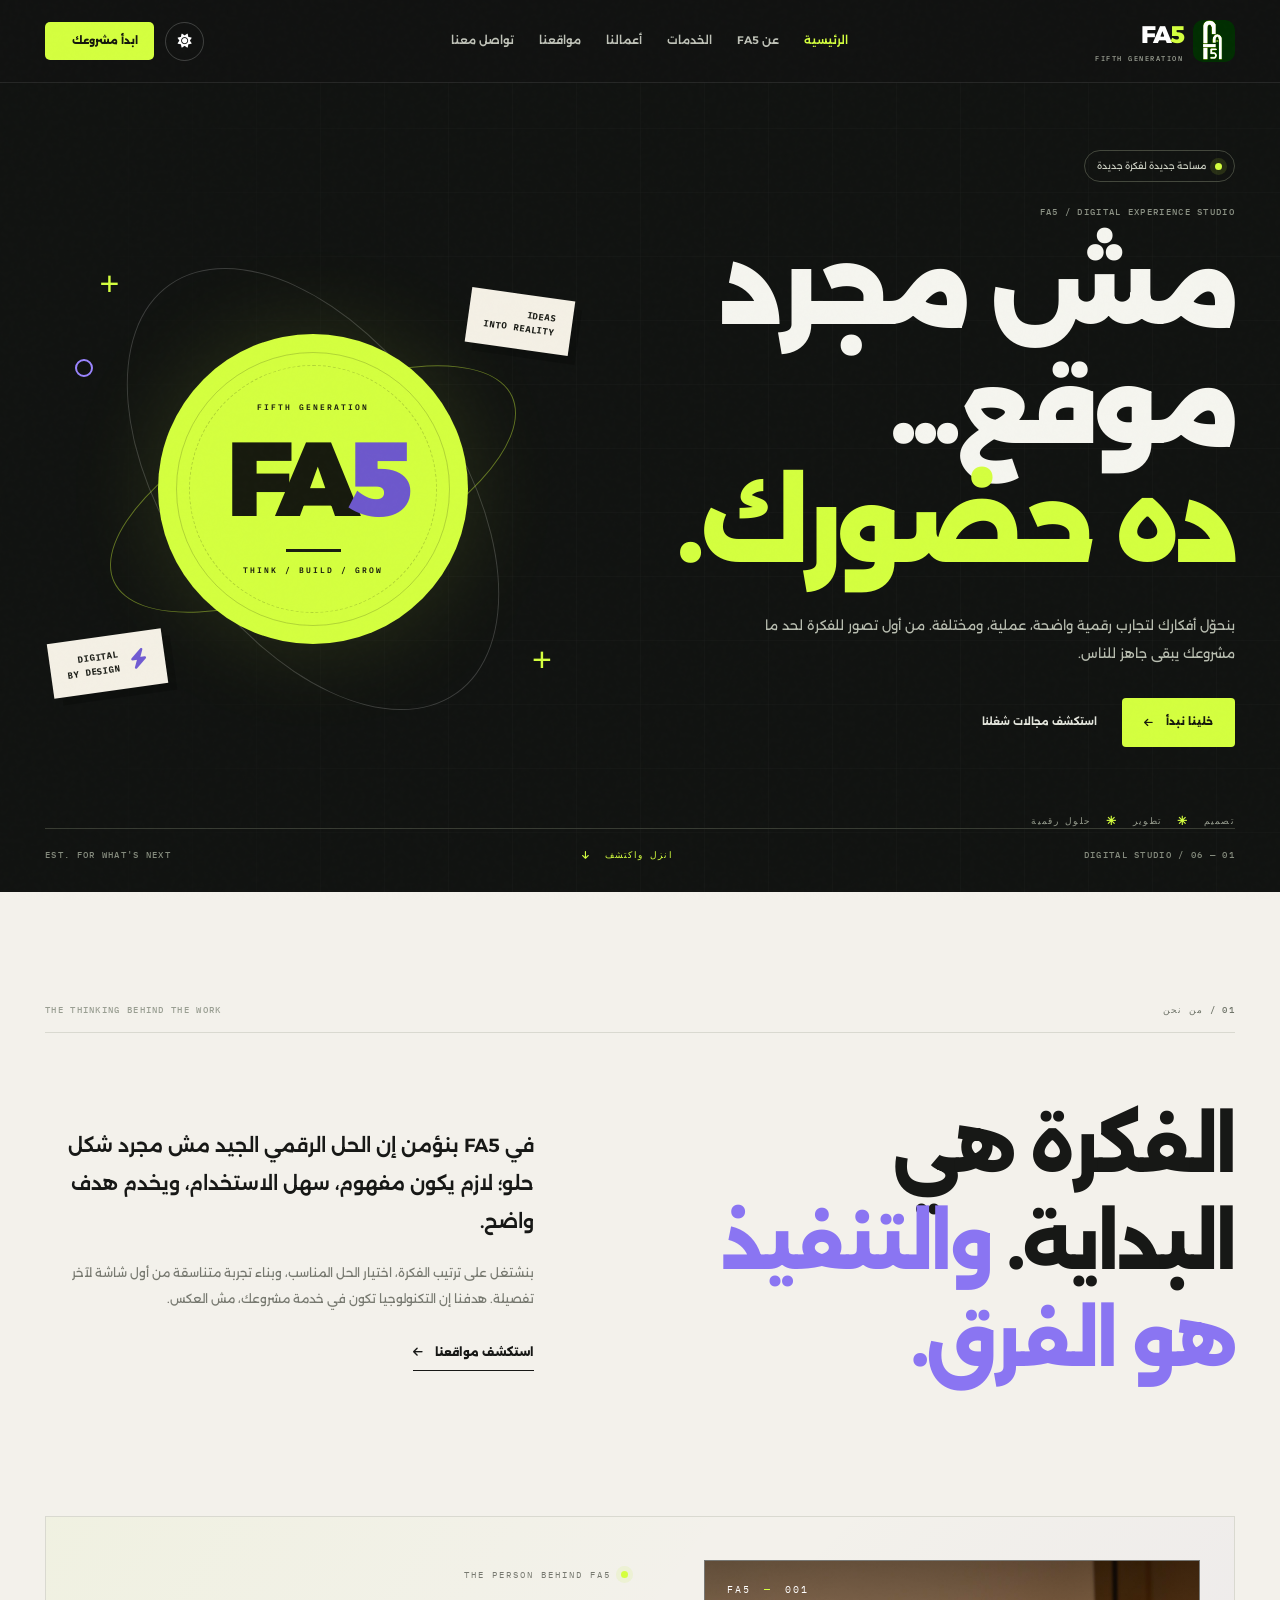
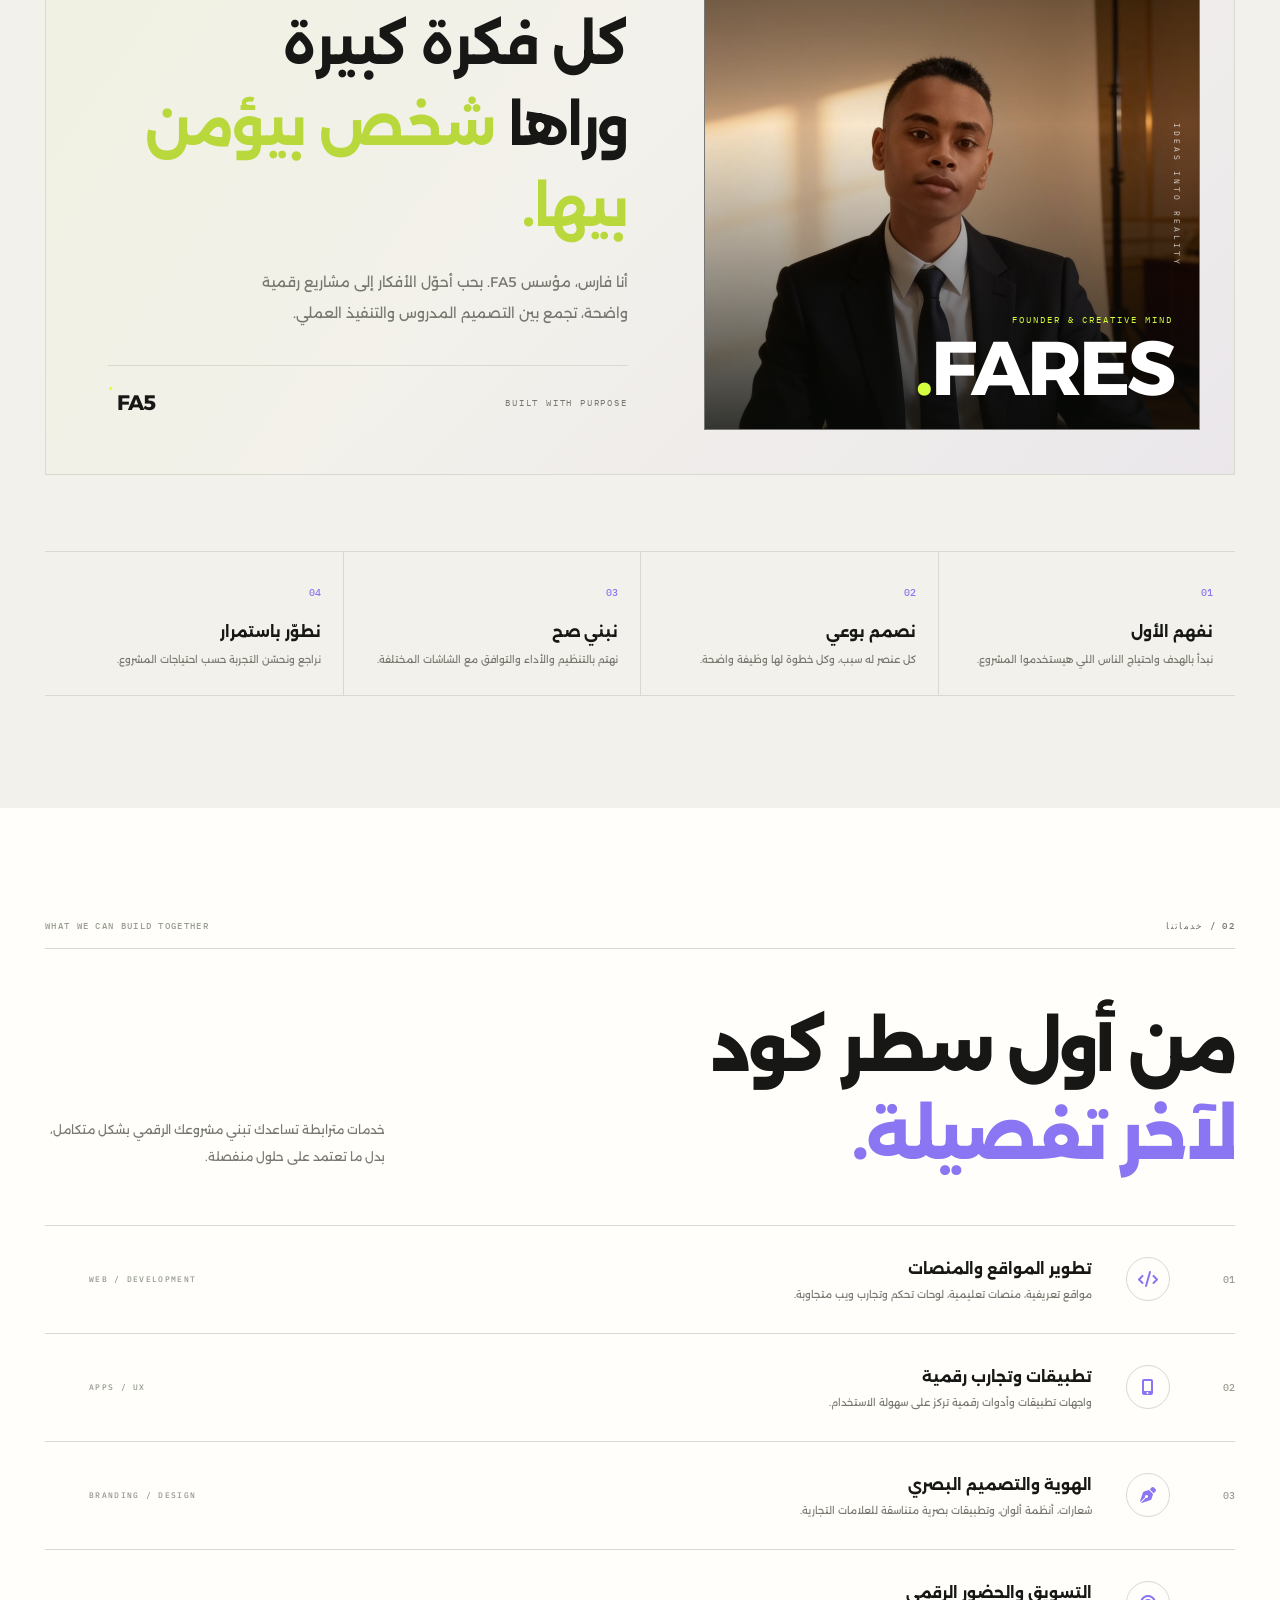
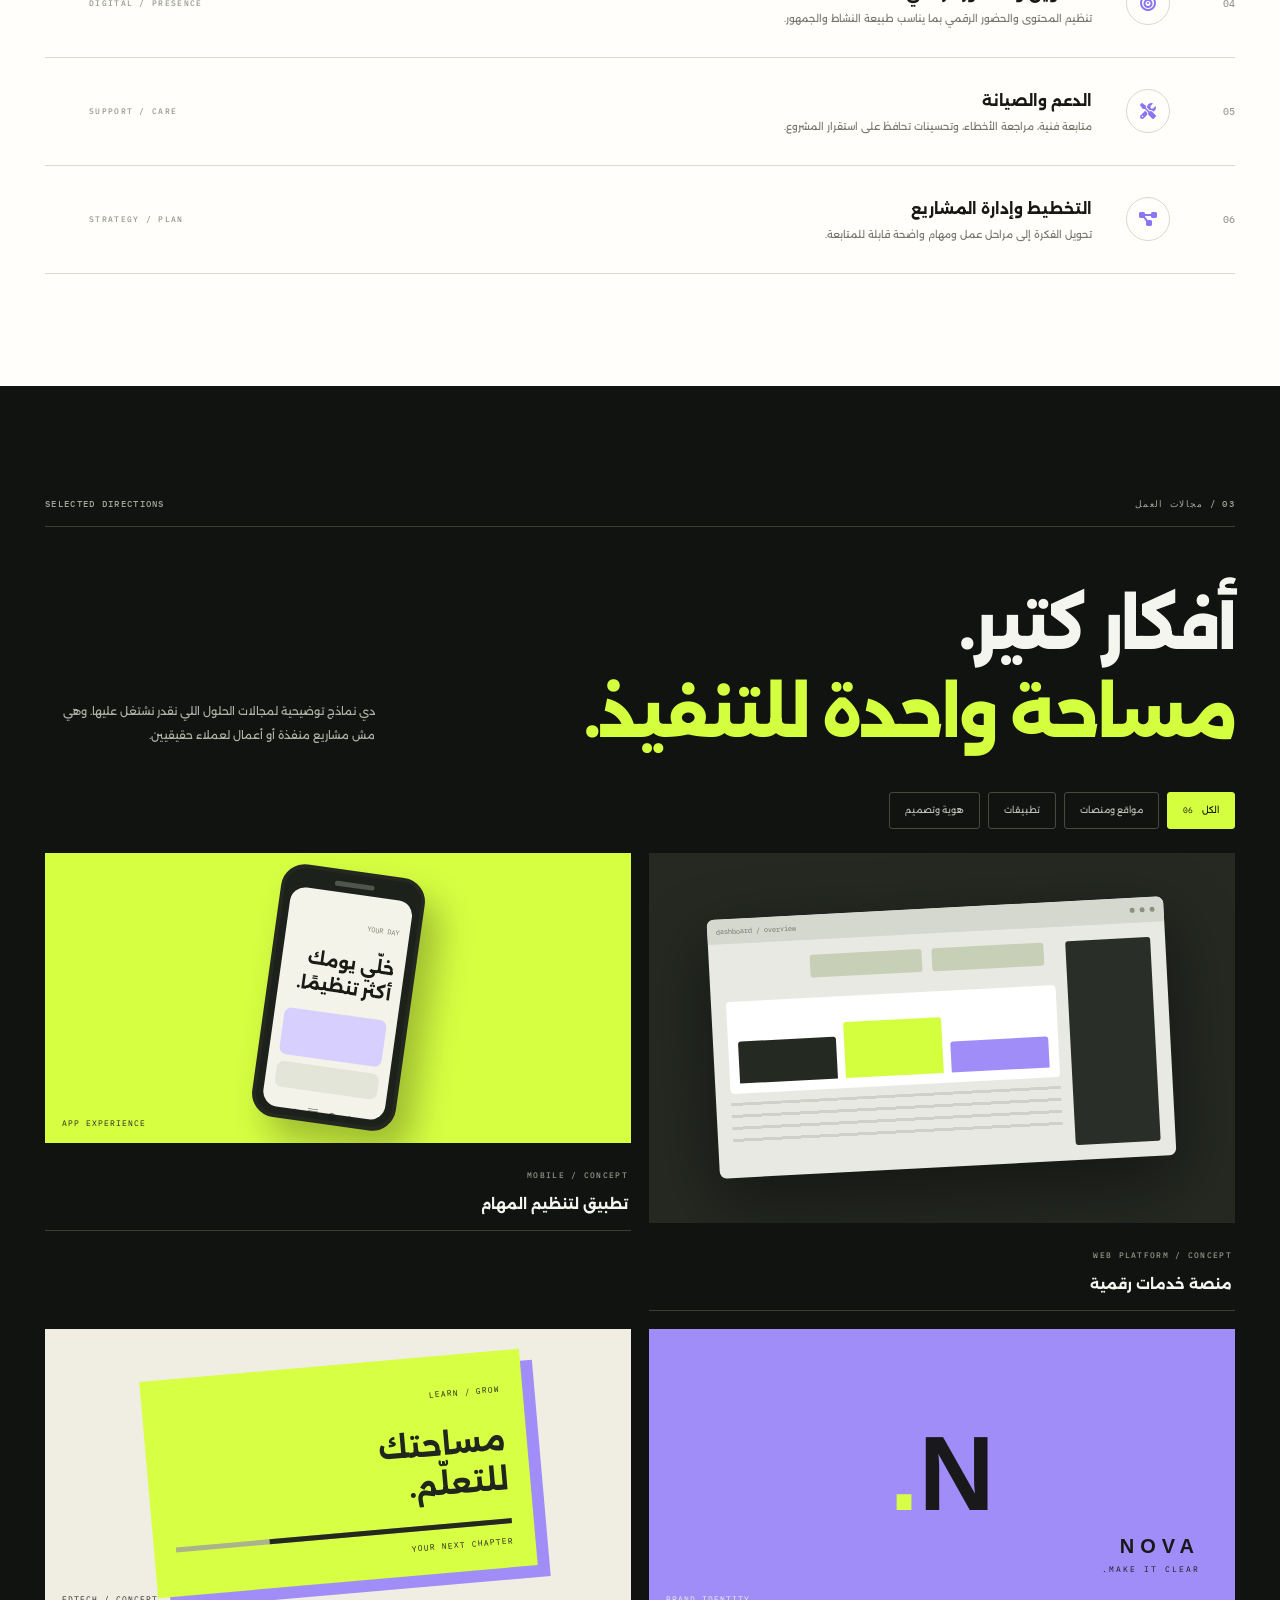
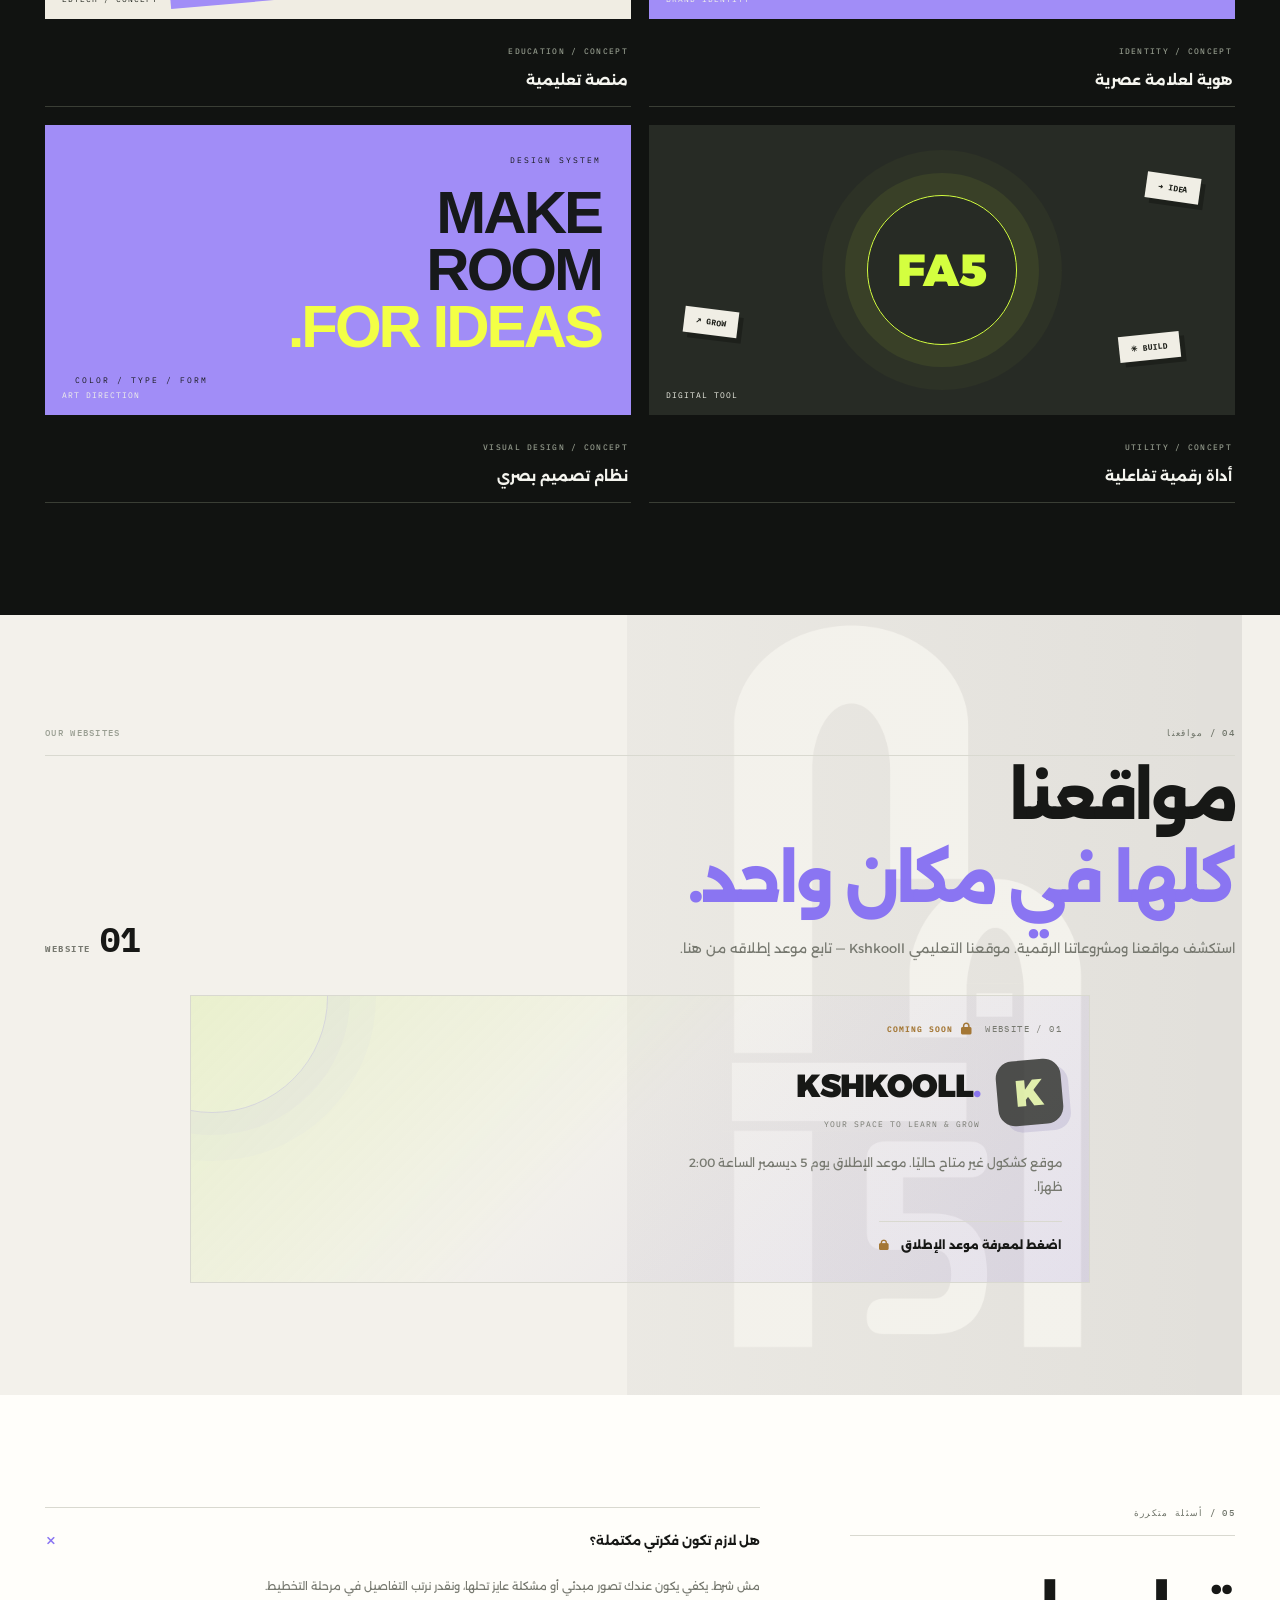
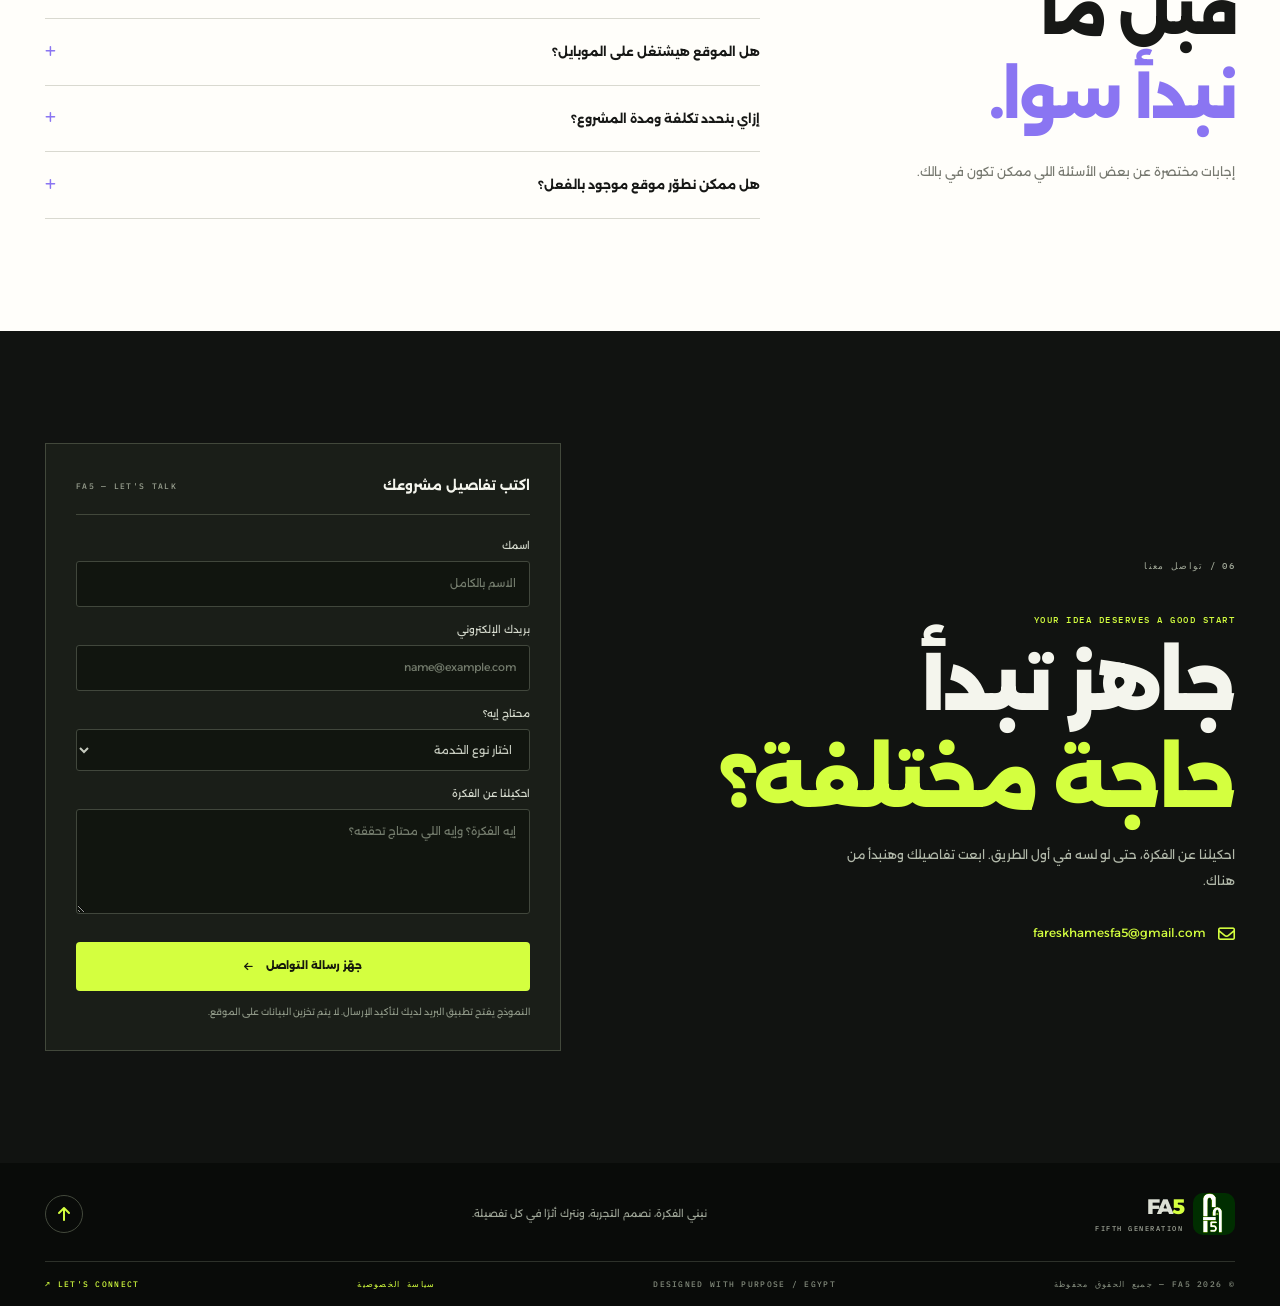
<file: index.html>
<!doctype html>
<html lang="ar" dir="rtl">
<head>
  <meta charset="utf-8">
  <meta name="viewport" content="width=device-width, initial-scale=1">
  <meta name="theme-color" content="#111311">
  <meta name="apple-mobile-web-app-capable" content="yes">
  <meta name="apple-mobile-web-app-status-bar-style" content="black-translucent">
  <meta name="apple-mobile-web-app-title" content="FA5">
  <link rel="manifest" href="manifest.json">
  <link rel="icon" href="assets/fA5-logo.svg" type="image/svg+xml">
  <meta name="description" content="فارس الجيل الخامس — تطوير مواقع وتطبيقات، تصميم هويات بصرية، وحلول رقمية للمشروعات.">
  <title>FA5 _ فارس الجيل الخامس</title>
  <link rel="preconnect" href="https://fonts.googleapis.com">
  <link rel="preconnect" href="https://fonts.gstatic.com" crossorigin>
  <link href="https://fonts.googleapis.com/css2?family=Alexandria:wght@300;400;500;600;700;800;900&family=IBM+Plex+Mono:wght@400;500;600&display=swap" rel="stylesheet">
  <link rel="stylesheet" href="https://cdnjs.cloudflare.com/ajax/libs/font-awesome/6.5.2/css/all.min.css">
  <link rel="stylesheet" href="css/styles.css">
  <!-- FA5 AdSense Auto Ads: inactive until an approved publisher ID is configured. -->
  <script src="js/ads-config.js"></script>
  <script>
    (() => {
      const clientId = String(window.FA5_ADSENSE_CLIENT_ID || "").trim();
      if (!/^ca-pub-\d{16}$/.test(clientId)) return;
      const adsScript = document.createElement("script");
      adsScript.async = true;
      adsScript.crossOrigin = "anonymous";
      adsScript.src = "https://pagead2.googlesyndication.com/pagead/js/adsbygoogle.js?client=" + encodeURIComponent(clientId);
      document.head.appendChild(adsScript);
    })();
  </script>
</head>
<body>
  <div class="page-noise" aria-hidden="true"></div>
  <header class="header" id="top">
    <div class="wrap header-inner">
      <a class="brand" href="#home" aria-label="FA5 الرئيسية">
        <img src="assets/fA5-logo.svg" alt="">
        <span class="brand-copy"><strong>FA<span>5</span></strong><small>FIFTH GENERATION</small></span>
      </a>
      <nav class="nav" id="site-nav" aria-label="التنقل الرئيسي">
        <a class="nav-link active" href="#home">الرئيسية</a>
        <a class="nav-link" href="#about">عن FA5</a>
        <a class="nav-link" href="#services">الخدمات</a>
        <a class="nav-link" href="#work">أعمالنا</a>
        <a class="nav-link" href="#process">مواقعنا</a>
        <a class="nav-link" href="#contact">تواصل معنا</a>
      </nav>
      <div class="header-actions">
        <button class="icon-button theme-toggle" id="theme-toggle" type="button" aria-label="تفعيل المظهر الفاتح"><i class="fa-solid fa-sun"></i></button>
        <button class="header-cta install-app" id="install-app" type="button" hidden><i class="fa-solid fa-download"></i> تثبيت الموقع</button>
        <a class="header-cta" href="#contact">ابدأ مشروعك <i class="fa-solid fa-arrow-up-left"></i></a>
        <button class="icon-button menu-toggle" id="menu-toggle" type="button" aria-label="فتح القائمة" aria-expanded="false" aria-controls="site-nav"><i class="fa-solid fa-bars"></i></button>
      </div>
    </div>
  </header>

  <main>
    <section class="hero" id="home">
      <div class="hero-grid-bg" aria-hidden="true"></div>
      <div class="wrap hero-layout">
        <div class="hero-content">
          <div class="availability"><span></span> مساحة جديدة لفكرة جديدة</div>
          <p class="micro-label">FA5 / DIGITAL EXPERIENCE STUDIO</p>
          <h1>مش مجرد<br>موقع...<br><em>ده حضورك.</em></h1>
          <p class="hero-lead">بنحوّل أفكارك لتجارب رقمية واضحة، عملية، ومختلفة. من أول تصور للفكرة لحد ما مشروعك يبقى جاهز للناس.</p>
          <div class="hero-buttons">
            <a class="button button-lime" href="#contact">خلينا نبدأ <i class="fa-solid fa-arrow-left"></i></a>
            <a class="text-link" href="#work">استكشف مجالات شغلنا <i class="fa-solid fa-arrow-down-left"></i></a>
          </div>
          <div class="hero-bottomline"><span>تصميم</span><b>✳</b><span>تطوير</span><b>✳</b><span>حلول رقمية</span></div>
        </div>
        <div class="hero-art" aria-label="لوحة تصميم رقمية تجريدية">
          <div class="art-orbit orbit-one"></div><div class="art-orbit orbit-two"></div>
          <div class="art-sticker sticker-top">IDEAS<br>INTO REALITY</div>
          <div class="art-core"><span class="core-small">FIFTH GENERATION</span><strong>FA<span>5</span></strong><span class="core-line"></span><small>THINK / BUILD / GROW</small></div>
          <div class="art-sticker sticker-bottom"><i class="fa-solid fa-bolt"></i> DIGITAL<br>BY DESIGN</div>
          <span class="art-cross cross-one">+</span><span class="art-cross cross-two">+</span><span class="art-ring"></span>
        </div>
      </div>
      <div class="wrap hero-footer"><span>01 — 06 / DIGITAL STUDIO</span><a href="#about">انزل واكتشف <i class="fa-solid fa-arrow-down"></i></a><span>EST. FOR WHAT'S NEXT</span></div>
    </section>

    <section class="intro section-pad" id="about">
      <div class="wrap">
        <div class="section-top"><span class="section-index">01 / من نحن</span><span class="section-tag">THE THINKING BEHIND THE WORK</span></div>
        <div class="intro-grid">
          <h2>الفكرة هي<br>البداية. <span>والتنفيذ<br>هو الفرق.</span></h2>
          <div class="intro-copy"><p class="large-copy">في FA5 بنؤمن إن الحل الرقمي الجيد مش مجرد شكل حلو؛ لازم يكون مفهوم، سهل الاستخدام، ويخدم هدف واضح.</p><p>بنشتغل على ترتيب الفكرة، اختيار الحل المناسب، وبناء تجربة متناسقة من أول شاشة لآخر تفصيلة. هدفنا إن التكنولوجيا تكون في خدمة مشروعك، مش العكس.</p><a class="under-link" href="#process">استكشف مواقعنا <i class="fa-solid fa-arrow-left"></i></a></div>
        </div>
        <section class="founder-showcase" aria-label="مؤسس FA5">
          <div class="founder-visual">
            <img class="founder-image" src="assets/My%20fares.jpeg" alt="فارس، مؤسس FA5">
            <div class="founder-image-shade"></div>
            <span class="founder-number">FA5 <i>—</i> 001</span>
            <div class="founder-image-bottom">
              <span class="founder-role">FOUNDER &amp; CREATIVE MIND</span>
              <strong>FARES<span>.</span></strong>
            </div>
            <span class="founder-side-note">IDEAS INTO REALITY</span>
          </div>
          <div class="founder-copy">
            <span class="founder-kicker"><i></i> THE PERSON BEHIND FA5</span>
            <h3>كل فكرة كبيرة<br>وراها <em>شخص بيؤمن بيها.</em></h3>
            <p>أنا فارس، مؤسس FA5. بحب أحوّل الأفكار إلى مشاريع رقمية واضحة، تجمع بين التصميم المدروس والتنفيذ العملي.</p>
            <div class="founder-divider"></div>
            <div class="founder-signature">
              <span>BUILT WITH PURPOSE</span>
              <strong>FA5 <b>®</b></strong>
            </div>
          </div>
        </section>
        <div class="principles">
          <article><span>01</span><h3>نفهم الأول</h3><p>نبدأ بالهدف واحتياج الناس اللي هيستخدموا المشروع.</p></article>
          <article><span>02</span><h3>نصمم بوعي</h3><p>كل عنصر له سبب، وكل خطوة لها وظيفة واضحة.</p></article>
          <article><span>03</span><h3>نبني صح</h3><p>نهتم بالتنظيم والأداء والتوافق مع الشاشات المختلفة.</p></article>
          <article><span>04</span><h3>نطوّر باستمرار</h3><p>نراجع ونحسّن التجربة حسب احتياجات المشروع.</p></article>
        </div>
      </div>
    </section>

    <section class="services section-pad" id="services">
      <div class="wrap">
        <div class="section-top"><span class="section-index">02 / خدماتنا</span><span class="section-tag">WHAT WE CAN BUILD TOGETHER</span></div>
        <div class="section-heading"><h2>من أول سطر كود<br><span>لآخر تفصيلة.</span></h2><p>خدمات مترابطة تساعدك تبني مشروعك الرقمي بشكل متكامل، بدل ما تعتمد على حلول منفصلة.</p></div>
        <div class="service-list">
          <article class="service-row"><span class="service-no">01</span><div class="service-icon"><i class="fa-solid fa-code"></i></div><div class="service-info"><h3>تطوير المواقع والمنصات</h3><p>مواقع تعريفية، منصات تعليمية، لوحات تحكم وتجارب ويب متجاوبة.</p></div><span class="service-type">WEB / DEVELOPMENT</span><i class="fa-solid fa-arrow-up-left service-arrow"></i></article>
          <article class="service-row"><span class="service-no">02</span><div class="service-icon"><i class="fa-solid fa-mobile-screen-button"></i></div><div class="service-info"><h3>تطبيقات وتجارب رقمية</h3><p>واجهات تطبيقات وأدوات رقمية تركز على سهولة الاستخدام.</p></div><span class="service-type">APPS / UX</span><i class="fa-solid fa-arrow-up-left service-arrow"></i></article>
          <article class="service-row"><span class="service-no">03</span><div class="service-icon"><i class="fa-solid fa-pen-nib"></i></div><div class="service-info"><h3>الهوية والتصميم البصري</h3><p>شعارات، أنظمة ألوان، وتطبيقات بصرية متناسقة للعلامات التجارية.</p></div><span class="service-type">BRANDING / DESIGN</span><i class="fa-solid fa-arrow-up-left service-arrow"></i></article>
          <article class="service-row"><span class="service-no">04</span><div class="service-icon"><i class="fa-solid fa-bullseye"></i></div><div class="service-info"><h3>التسويق والحضور الرقمي</h3><p>تنظيم المحتوى والحضور الرقمي بما يناسب طبيعة النشاط والجمهور.</p></div><span class="service-type">DIGITAL / PRESENCE</span><i class="fa-solid fa-arrow-up-left service-arrow"></i></article>
          <article class="service-row"><span class="service-no">05</span><div class="service-icon"><i class="fa-solid fa-screwdriver-wrench"></i></div><div class="service-info"><h3>الدعم والصيانة</h3><p>متابعة فنية، مراجعة الأخطاء، وتحسينات تحافظ على استقرار المشروع.</p></div><span class="service-type">SUPPORT / CARE</span><i class="fa-solid fa-arrow-up-left service-arrow"></i></article>
          <article class="service-row"><span class="service-no">06</span><div class="service-icon"><i class="fa-solid fa-diagram-project"></i></div><div class="service-info"><h3>التخطيط وإدارة المشاريع</h3><p>تحويل الفكرة إلى مراحل عمل ومهام واضحة قابلة للمتابعة.</p></div><span class="service-type">STRATEGY / PLAN</span><i class="fa-solid fa-arrow-up-left service-arrow"></i></article>
        </div>
      </div>
    </section>

    <section class="work section-pad" id="work">
      <div class="wrap">
        <div class="section-top"><span class="section-index">03 / مجالات العمل</span><span class="section-tag">SELECTED DIRECTIONS</span></div>
        <div class="work-heading"><h2>أفكار كتير.<br><span>مساحة واحدة للتنفيذ.</span></h2><p>دي نماذج توضيحية لمجالات الحلول اللي نقدر نشتغل عليها. وهي مش مشاريع منفذة أو أعمال لعملاء حقيقيين.</p></div>
        <div class="filter-bar" role="group" aria-label="تصفية مجالات العمل">
          <button class="filter-button active" type="button" data-filter="all">الكل <span>06</span></button>
          <button class="filter-button" type="button" data-filter="web">مواقع ومنصات</button>
          <button class="filter-button" type="button" data-filter="app">تطبيقات</button>
          <button class="filter-button" type="button" data-filter="brand">هوية وتصميم</button>
        </div>
        <div class="work-grid" id="work-grid">
          <article class="work-card work-large" data-category="web"><div class="work-visual visual-dashboard"><div class="mock-window"><div class="mock-bar"><i></i><i></i><i></i><span>dashboard / overview</span></div><div class="mock-content"><div class="mock-side"></div><div class="mock-main"><b></b><b></b><div class="mock-charts"><i></i><i></i><i></i></div><div class="mock-lines"></div></div></div></div></div><div class="work-meta"><div><span>WEB PLATFORM / CONCEPT</span><h3>منصة خدمات رقمية</h3></div><i class="fa-solid fa-arrow-up-left"></i></div></article>
          <article class="work-card" data-category="app"><div class="work-visual visual-mobile"><div class="phone-mock"><div class="phone-speaker"></div><div class="phone-screen"><span>YOUR DAY</span><b>خلّي يومك<br>أكثر تنظيمًا.</b><div class="phone-widget"></div><div class="phone-widget short"></div><div class="phone-nav">⌂　◉　▤　○</div></div></div><span class="visual-label">APP EXPERIENCE</span></div><div class="work-meta"><div><span>MOBILE / CONCEPT</span><h3>تطبيق لتنظيم المهام</h3></div><i class="fa-solid fa-arrow-up-left"></i></div></article>
          <article class="work-card" data-category="brand"><div class="work-visual visual-brand"><div class="brand-symbol">N<span>.</span></div><div class="brand-word">NOVA<small>MAKE IT CLEAR.</small></div><span class="visual-label">BRAND IDENTITY</span></div><div class="work-meta"><div><span>IDENTITY / CONCEPT</span><h3>هوية لعلامة عصرية</h3></div><i class="fa-solid fa-arrow-up-left"></i></div></article>
          <article class="work-card" data-category="web"><div class="work-visual visual-education"><div class="edu-card"><span>LEARN / GROW</span><b>مساحتك<br>للتعلّم.</b><div class="edu-progress"><i></i></div><small>YOUR NEXT CHAPTER</small></div><span class="visual-label">EDTECH / CONCEPT</span></div><div class="work-meta"><div><span>EDUCATION / CONCEPT</span><h3>منصة تعليمية</h3></div><i class="fa-solid fa-arrow-up-left"></i></div></article>
          <article class="work-card" data-category="app"><div class="work-visual visual-data"><div class="data-orb"><span>FA5</span></div><div class="data-chip chip-a">IDEA →</div><div class="data-chip chip-b">BUILD ✳</div><div class="data-chip chip-c">GROW ↗</div><span class="visual-label">DIGITAL TOOL</span></div><div class="work-meta"><div><span>UTILITY / CONCEPT</span><h3>أداة رقمية تفاعلية</h3></div><i class="fa-solid fa-arrow-up-left"></i></div></article>
          <article class="work-card" data-category="brand"><div class="work-visual visual-poster"><span class="poster-kicker">DESIGN SYSTEM</span><b>MAKE<br>ROOM<br><em>FOR IDEAS.</em></b><span class="poster-foot">COLOR / TYPE / FORM</span><span class="visual-label">ART DIRECTION</span></div><div class="work-meta"><div><span>VISUAL DESIGN / CONCEPT</span><h3>نظام تصميم بصري</h3></div><i class="fa-solid fa-arrow-up-left"></i></div></article>
        </div>
      </div>
    </section>

    <section class="process section-pad" id="process">
      <div class="wrap">
        <div class="section-top"><span class="section-index">04 / مواقعنا</span><span class="section-tag">OUR WEBSITES</span></div>
        <div class="websites-intro">
          <div><h2>مواقعنا<br><span>كلها في مكان واحد.</span></h2><p>استكشف مواقعنا ومشروعاتنا الرقمية. موقعنا التعليمي Kshkooll — تابع موعد إطلاقه من هنا.</p></div>
          <span class="websites-total">01 <small>WEBSITE</small></span>
        </div>
        <div class="websites-grid" id="websites-grid" aria-label="مواقعنا">
          <button class="website-card website-card-locked" type="button" aria-label="موقع كشكول مقفل، يفتح يوم 5 ديسمبر الساعة 2" aria-haspopup="dialog" aria-controls="launch-countdown" data-website-card>
            <div class="website-card-top"><span class="website-card-index">01 / WEBSITE</span><span class="website-locked"><i class="fa-solid fa-lock"></i> COMING SOON</span></div>
            <div class="website-card-brand"><span class="website-card-mark">K</span><div><strong>KSHKOOLL<span>.</span></strong><small>YOUR SPACE TO LEARN &amp; GROW</small></div></div>
            <p>موقع كشكول غير متاح حاليًا. موعد الإطلاق يوم 5 ديسمبر الساعة 2:00 ظهرًا.</p>
            <div class="website-card-bottom"><span>اضغط لمعرفة موعد الإطلاق</span><i class="fa-solid fa-lock"></i></div>
          </button>
          
          
          
          
          
          
          
          
          
        </div>
        <div class="countdown-modal" id="launch-countdown" role="dialog" aria-modal="true" aria-labelledby="countdown-title" aria-hidden="true">
          <button class="countdown-backdrop" type="button" data-countdown-close aria-label="إغلاق النافذة"></button>
          <div class="countdown-panel">
            <button class="countdown-close" type="button" data-countdown-close aria-label="إغلاق"><i class="fa-solid fa-xmark"></i></button>
            <span class="countdown-kicker"><i class="fa-solid fa-lock"></i> LAUNCH COUNTDOWN</span>
            <h3 id="countdown-title">الموقع هيفتح قريبًا</h3>
            <p class="countdown-description">موعد الإطلاق يوم 5 ديسمبر، الساعة 2:00 ظهرًا.</p>
            <div class="countdown-timer" aria-live="off">
              <div><strong data-countdown-days>00</strong><span>يوم</span></div>
              <div><strong data-countdown-hours>00</strong><span>ساعة</span></div>
              <div><strong data-countdown-minutes>00</strong><span>دقيقة</span></div>
              <div><strong data-countdown-seconds>00</strong><span>ثانية</span></div>
            </div>
            <p class="countdown-finished" data-countdown-finished hidden>حان موعد الإطلاق.</p>
            <span class="countdown-date">05 / 12 / 2026 — 14:00 EET</span>
          </div>
        </div>
      </div>
    </section>

    <section class="faq section-pad" id="faq">
      <div class="wrap faq-layout">
        <div><div class="section-top"><span class="section-index">05 / أسئلة متكررة</span></div><h2>قبل ما<br><span>نبدأ سوا.</span></h2><p>إجابات مختصرة عن بعض الأسئلة اللي ممكن تكون في بالك.</p></div>
        <div class="faq-list">
          <article class="faq-item open"><button type="button" aria-expanded="true"><span>هل لازم تكون فكرتي مكتملة؟</span><i class="fa-solid fa-plus"></i></button><div class="faq-answer"><p>مش شرط. يكفي يكون عندك تصور مبدئي أو مشكلة عايز تحلها، ونقدر نرتب التفاصيل في مرحلة التخطيط.</p></div></article>
          <article class="faq-item"><button type="button" aria-expanded="false"><span>هل الموقع هيشتغل على الموبايل؟</span><i class="fa-solid fa-plus"></i></button><div class="faq-answer"><p>بنراعي في تصميم المواقع أحجام الشاشات المختلفة، وبنراجع التنقل والعناصر الأساسية على الموبايل والكمبيوتر.</p></div></article>
          <article class="faq-item"><button type="button" aria-expanded="false"><span>إزاي بنحدد تكلفة ومدة المشروع؟</span><i class="fa-solid fa-plus"></i></button><div class="faq-answer"><p>بعد فهم المطلوب والخصائص والملفات اللازمة، نقدر نحدد نطاق العمل والمدة والتكلفة بشكل مناسب. مفيش سعر ثابت لكل المشروعات.</p></div></article>
          <article class="faq-item"><button type="button" aria-expanded="false"><span>هل ممكن نطوّر موقع موجود بالفعل؟</span><i class="fa-solid fa-plus"></i></button><div class="faq-answer"><p>نعم، ممكن نراجع الموقع الحالي ونحدد فرص التحسين في التصميم أو الأداء أو تنظيم الصفحات قبل بدء التعديل.</p></div></article>
        </div>
      </div>
    </section>

    <section class="contact section-pad" id="contact">
      <div class="wrap contact-shell">
        <div class="contact-heading"><span class="section-index">06 / تواصل معنا</span><p class="contact-kicker">YOUR IDEA DESERVES A GOOD START</p><h2>جاهز تبدأ<br><span>حاجة مختلفة؟</span></h2><p>احكيلنا عن الفكرة، حتى لو لسه في أول الطريق. ابعت تفاصيلك وهنبدأ من هناك.</p><div class="contact-email"><i class="fa-regular fa-envelope"></i><a href="mailto:fareskhamesfa5@gmail.com">fareskhamesfa5@gmail.com</a></div></div>
        <form class="contact-form" id="contact-form">
          <div class="form-top"><span>اكتب تفاصيل مشروعك</span><span>FA5 — LET'S TALK</span></div>
          <label for="name">اسمك</label><input id="name" name="name" autocomplete="name" placeholder="الاسم بالكامل" required>
          <label for="email">بريدك الإلكتروني</label><input id="email" name="email" type="email" autocomplete="email" placeholder="name@example.com" required>
          <label for="service">محتاج إيه؟</label><select id="service" name="service" required><option value="">اختار نوع الخدمة</option><option>موقع أو منصة إلكترونية</option><option>تطبيق أو أداة رقمية</option><option>هوية بصرية وتصميم</option><option>تسويق وحضور رقمي</option><option>دعم أو تطوير مشروع قائم</option><option>لسه محتاج أحدد</option></select>
          <label for="message">احكيلنا عن الفكرة</label><textarea id="message" name="message" rows="4" placeholder="إيه الفكرة؟ وإيه اللي محتاج تحققه؟" required></textarea>
          <button class="button button-lime form-submit" type="submit">جهّز رسالة التواصل <i class="fa-solid fa-arrow-left"></i></button>
          <p class="form-note" id="form-note">النموذج يفتح تطبيق البريد لديك لتأكيد الإرسال. لا يتم تخزين البيانات على الموقع.</p>
        </form>
      </div>
    </section>
  </main>

  <footer class="footer">
    <div class="wrap footer-main"><a class="brand footer-brand" href="#home"><img src="assets/fA5-logo.svg" alt=""><span class="brand-copy"><strong>FA<span>5</span></strong><small>FIFTH GENERATION</small></span></a><p>نبني الفكرة، نصمم التجربة، ونترك أثرًا في كل تفصيلة.</p><a class="back-top" href="#top" aria-label="العودة للأعلى"><i class="fa-solid fa-arrow-up"></i></a></div>
    <div class="wrap footer-bottom"><span>© <span id="year"></span> FA5 — جميع الحقوق محفوظة</span><span>DESIGNED WITH PURPOSE / EGYPT</span><a href="privacy.html">سياسة الخصوصية</a><a href="mailto:fareskhamesfa5@gmail.com">LET'S CONNECT ↗</a></div>
  </footer>
  <script src="js/main.js" defer></script>
</body>
</html>
</file>
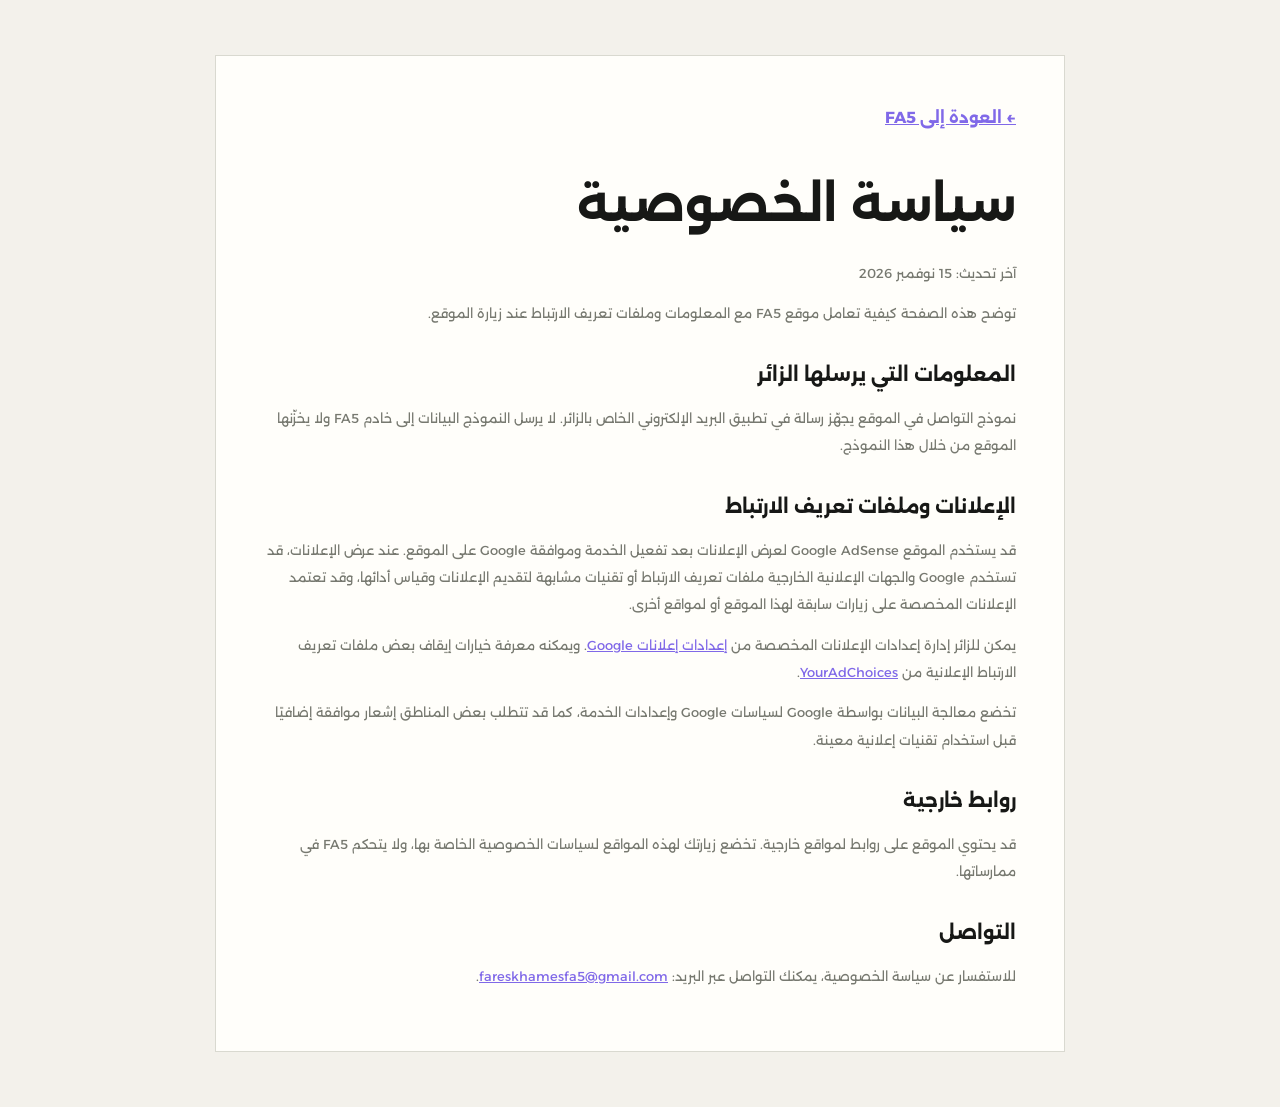
<file: privacy.html>
<!doctype html>
<html lang="ar" dir="rtl">
<head>
  <meta charset="utf-8">
  <meta name="viewport" content="width=device-width, initial-scale=1">
  <meta name="description" content="سياسة الخصوصية وملفات تعريف الارتباط في موقع FA5.">
  <meta name="theme-color" content="#111311">
  <title>سياسة الخصوصية — FA5</title>
  <link rel="preconnect" href="https://fonts.googleapis.com">
  <link rel="preconnect" href="https://fonts.gstatic.com" crossorigin>
  <link href="https://fonts.googleapis.com/css2?family=Alexandria:wght@300;400;500;600;700;800&display=swap" rel="stylesheet">
  <link rel="stylesheet" href="css/styles.css">
  <style>
    .privacy-page{min-height:100vh;padding:55px 0;background:var(--bg);color:var(--ink)}
    .privacy-card{max-width:850px;margin:auto;padding:clamp(22px,5vw,48px);background:var(--paper);border:1px solid var(--line)}
    .privacy-card h1{font-size:clamp(30px,5vw,48px);margin:0 0 12px}
    .privacy-card h2{font-size:19px;margin:30px 0 8px}
    .privacy-card p{font-size:13px;line-height:2.1;color:var(--muted)}
    .privacy-card a{color:#8069e8;text-decoration:underline}
    .privacy-back{display:inline-block;margin-bottom:28px;font-weight:700}
  </style>
</head>
<body>
  <main class="privacy-page"><div class="wrap"><article class="privacy-card">
    <a class="privacy-back" href="./">← العودة إلى FA5</a>
    <h1>سياسة الخصوصية</h1>
    <p>آخر تحديث: 15 نوفمبر 2026</p>
    <p>توضح هذه الصفحة كيفية تعامل موقع FA5 مع المعلومات وملفات تعريف الارتباط عند زيارة الموقع.</p>
    <h2>المعلومات التي يرسلها الزائر</h2>
    <p>نموذج التواصل في الموقع يجهّز رسالة في تطبيق البريد الإلكتروني الخاص بالزائر. لا يرسل النموذج البيانات إلى خادم FA5 ولا يخزّنها الموقع من خلال هذا النموذج.</p>
    <h2>الإعلانات وملفات تعريف الارتباط</h2>
    <p>قد يستخدم الموقع Google AdSense لعرض الإعلانات بعد تفعيل الخدمة وموافقة Google على الموقع. عند عرض الإعلانات، قد تستخدم Google والجهات الإعلانية الخارجية ملفات تعريف الارتباط أو تقنيات مشابهة لتقديم الإعلانات وقياس أدائها، وقد تعتمد الإعلانات المخصصة على زيارات سابقة لهذا الموقع أو لمواقع أخرى.</p>
    <p>يمكن للزائر إدارة إعدادات الإعلانات المخصصة من <a href="https://adssettings.google.com/" target="_blank" rel="noopener noreferrer">إعدادات إعلانات Google</a>. ويمكنه معرفة خيارات إيقاف بعض ملفات تعريف الارتباط الإعلانية من <a href="https://www.aboutads.info/choices/" target="_blank" rel="noopener noreferrer">YourAdChoices</a>.</p>
    <p>تخضع معالجة البيانات بواسطة Google لسياسات Google وإعدادات الخدمة، كما قد تتطلب بعض المناطق إشعار موافقة إضافيًا قبل استخدام تقنيات إعلانية معينة.</p>
    <h2>روابط خارجية</h2>
    <p>قد يحتوي الموقع على روابط لمواقع خارجية. تخضع زيارتك لهذه المواقع لسياسات الخصوصية الخاصة بها، ولا يتحكم FA5 في ممارساتها.</p>
    <h2>التواصل</h2>
    <p>للاستفسار عن سياسة الخصوصية، يمكنك التواصل عبر البريد: <a href="mailto:fareskhamesfa5@gmail.com">fareskhamesfa5@gmail.com</a>.</p>
  </article></div></main>
</body>
</html>
</file>
<file: css/styles.css>
:root{--bg:#f3f1eb;--paper:#fffefa;--ink:#171816;--muted:#777970;--line:#d9d9d0;--dark:#111311;--dark2:#1a1d19;--lime:#d4ff3f;--lime-ink:#171a0d;--purple:#9b85ff;--header:rgba(17,19,17,.94);--shadow:0 24px 70px rgba(17,19,17,.12);--font:"Alexandria",sans-serif}
*{box-sizing:border-box}html{scroll-behavior:smooth;scroll-padding-top:90px}body{margin:0;background:var(--bg);color:var(--ink);font-family:var(--font);line-height:1.8}body.theme-light{--bg:#f8f8f4;--paper:#fff;--ink:#181a16;--muted:#686c63;--line:#dfe2d8;--dark:#e9ede2;--dark2:#f0f2eb;--lime:#b8e82b;--lime-ink:#171a0d;--header:rgba(248,248,244,.94)}a{color:inherit;text-decoration:none}button,input,textarea,select{font:inherit}button{cursor:pointer}img{max-width:100%;display:block}.wrap{width:min(1190px,calc(100% - 48px));margin-inline:auto}.section-pad{padding:112px 0}.page-noise{position:fixed;inset:0;z-index:200;pointer-events:none;opacity:.035;background-image:url("data:image/svg+xml,%3Csvg viewBox='0 0 180 180' xmlns='http://www.w3.org/2000/svg'%3E%3Cfilter id='n'%3E%3CfeTurbulence type='fractalNoise' baseFrequency='.9' numOctaves='3' stitchTiles='stitch'/%3E%3C/filter%3E%3Crect width='100%25' height='100%25' filter='url(%23n)' opacity='.4'/%3E%3C/svg%3E")}
.header{position:fixed;inset:0 0 auto;z-index:100;background:var(--header);color:#fff;border-bottom:1px solid rgba(255,255,255,.09);backdrop-filter:blur(18px);transition:background .25s,box-shadow .25s}.theme-light .header{color:var(--ink);border-color:var(--line)}.header.scrolled{box-shadow:0 12px 36px rgba(0,0,0,.12)}.header-inner{height:82px;display:flex;align-items:center;justify-content:space-between;gap:28px}.brand{display:flex;align-items:center;gap:10px;flex-shrink:0}.brand img{width:42px;height:42px;object-fit:contain;border-radius:10px}.brand-copy{display:grid;line-height:1}.brand-copy strong{font:800 24px var(--font);letter-spacing:-2px}.brand-copy strong span{color:var(--lime)}.brand-copy small{margin-top:5px;font:500 7px "IBM Plex Mono",monospace;letter-spacing:1.5px;color:#a3a89b}.nav{display:flex;align-items:center;gap:25px}.nav-link{font-size:11px;font-weight:600;color:#bfc2b8;transition:color .2s}.theme-light .nav-link{color:#62665d}.nav-link:hover,.nav-link.active{color:var(--lime)}.theme-light .nav-link:hover,.theme-light .nav-link.active{color:#5d7900}.header-actions{display:flex;align-items:center;gap:11px}.icon-button{width:39px;height:39px;display:grid;place-items:center;border:1px solid rgba(255,255,255,.2);border-radius:50%;background:transparent;color:inherit}.theme-light .icon-button{border-color:var(--line)}.theme-toggle{font-size:14px}.header-cta{padding:10px 16px;border-radius:5px;background:var(--lime);color:#15180d;font-size:10px;font-weight:800}.header-cta i{margin-right:8px}.menu-toggle{display:none}
.hero{position:relative;min-height:780px;padding:150px 0 32px;overflow:hidden;background:var(--dark);color:#f5f5ef}.hero-grid-bg{position:absolute;inset:0;opacity:.17;background-image:linear-gradient(rgba(255,255,255,.1) 1px,transparent 1px),linear-gradient(90deg,rgba(255,255,255,.1) 1px,transparent 1px);background-size:64px 64px;mask-image:linear-gradient(90deg,transparent,#000 35%,#000)}.hero-layout{position:relative;z-index:1;display:grid;grid-template-columns:1.05fr .95fr;align-items:center;gap:60px;min-height:565px}.availability{display:inline-flex;align-items:center;gap:9px;padding:7px 12px;border:1px solid #44483d;border-radius:30px;color:#d0d4c7;font-size:9px}.availability span{width:7px;height:7px;border-radius:50%;background:var(--lime);box-shadow:0 0 0 5px rgba(212,255,63,.12)}.micro-label,.section-tag,.section-index,.hero-footer,.hero-bottomline,.service-type,.work-meta>div>span,.form-top>span:last-child,.footer-bottom{font:500 9px "IBM Plex Mono",monospace;letter-spacing:1.3px}.micro-label{color:#8b9184;margin:24px 0 12px}.hero h1{margin:0;font-size:clamp(58px,8vw,105px);font-weight:900;line-height:1.16;letter-spacing:-5px}.hero h1 em{font-style:normal;color:var(--lime)}.hero-lead{max-width:480px;margin:25px 0;color:#b8bdb0;font-size:13px;line-height:2.2}.hero-buttons{display:flex;align-items:center;gap:25px;margin-top:30px}.button{min-height:49px;padding:12px 22px;display:inline-flex;align-items:center;justify-content:center;gap:13px;border:0;border-radius:4px;font-size:10px;font-weight:800;transition:transform .2s,background .2s}.button:hover{transform:translateY(-3px)}.button-lime{background:var(--lime);color:var(--lime-ink)}.button-lime:hover{background:#e1ff79}.text-link{color:#e3e5dc;font-size:10px;font-weight:700}.text-link i{margin-right:7px;color:var(--lime)}.hero-bottomline{display:flex;align-items:center;gap:15px;margin-top:66px;color:#969c8e}.hero-bottomline b{color:var(--lime);font-size:12px}.hero-art{position:relative;min-height:500px;display:grid;place-items:center}.art-core{position:relative;z-index:2;width:310px;height:310px;display:flex;flex-direction:column;align-items:center;justify-content:center;border-radius:50%;background:var(--lime);color:#171a0e;box-shadow:0 0 100px rgba(212,255,63,.12)}.art-core:before,.art-core:after{content:"";position:absolute;border:1px solid rgba(20,25,10,.18);border-radius:50%}.art-core:before{inset:18px}.art-core:after{inset:31px;border-style:dashed}.core-small,.art-core small{font:600 8px "IBM Plex Mono";letter-spacing:2px}.art-core strong{font:900 105px var(--font);letter-spacing:-13px;line-height:1.25}.art-core strong span{color:#6d58cc}.core-line{width:55px;height:3px;background:#191c12;margin:5px 0 12px}.art-orbit{position:absolute;border:1px solid rgba(212,255,63,.4);border-radius:50%;transform:rotate(-25deg)}.orbit-one{width:440px;height:180px}.orbit-two{width:500px;height:290px;transform:rotate(55deg);border-color:rgba(255,255,255,.18)}.art-sticker{position:absolute;z-index:3;padding:13px 16px;background:#f4f0e5;color:#1b1d17;font:700 9px/1.6 "IBM Plex Mono";letter-spacing:1px;box-shadow:8px 8px 0 rgba(0,0,0,.2)}.sticker-top{top:55px;right:10px;transform:rotate(8deg)}.sticker-bottom{bottom:48px;left:5px;transform:rotate(-8deg);display:flex;align-items:center;gap:10px}.sticker-bottom i{font-size:20px;color:#705bd2}.art-cross{position:absolute;color:var(--lime);font:300 34px Arial}.cross-one{top:25px;left:55px}.cross-two{right:30px;bottom:60px}.art-ring{position:absolute;width:18px;height:18px;border:2px solid var(--purple);border-radius:50%;top:120px;left:30px}.hero-footer{position:relative;z-index:2;display:flex;justify-content:space-between;padding-top:20px;border-top:1px solid #383c33;color:#858b7d}.hero-footer a{color:var(--lime)}.hero-footer i{margin-right:8px}
.section-top{display:flex;align-items:center;justify-content:space-between;padding-bottom:17px;border-bottom:1px solid var(--line)}.section-index{color:#70756a}.section-tag{color:#999e92}.intro{background:var(--bg)}.intro-grid{display:grid;grid-template-columns:1fr .8fr;gap:90px;padding:65px 0 75px}.intro-grid h2,.section-heading h2,.work-heading h2,.process h2,.faq h2{margin:0;font-size:clamp(43px,6vw,72px);font-weight:800;line-height:1.35;letter-spacing:-3px}.intro-grid h2 span,.section-heading h2 span,.work-heading h2 span,.process h2 span,.faq h2 span{color:#8a75f2}.intro-copy{padding-top:10px}.large-copy{font-size:19px!important;font-weight:600;color:var(--ink)!important;line-height:2!important}.intro-copy p{color:var(--muted);font-size:12px;line-height:2.2}.under-link{display:inline-flex;align-items:center;gap:12px;margin-top:18px;padding-bottom:8px;border-bottom:1px solid var(--ink);font-size:11px;font-weight:800}.principles{display:grid;grid-template-columns:repeat(4,1fr);border-top:1px solid var(--line);border-bottom:1px solid var(--line)}.principles article{padding:25px 22px;border-left:1px solid var(--line)}.principles article:last-child{border-left:0}.principles article>span{font:500 10px "IBM Plex Mono";color:#8c77ed}.principles h3{margin:13px 0 5px;font-size:15px}.principles p{margin:0;color:var(--muted);font-size:10px;line-height:2}
.services{background:var(--paper)}.section-heading{display:flex;align-items:end;justify-content:space-between;gap:40px;padding:55px 0 45px}.section-heading h2{font-size:clamp(42px,5.5vw,65px)}.section-heading>p{max-width:340px;margin:0 0 10px;color:var(--muted);font-size:12px;line-height:2.2}.service-list{border-top:1px solid var(--line)}.service-row{min-height:108px;display:grid;grid-template-columns:45px 58px 1fr 180px 24px;align-items:center;gap:20px;border-bottom:1px solid var(--line);transition:padding .25s,background .25s}.service-row:hover{padding-inline:14px;background:#f7f7f0}.service-no{font:500 10px "IBM Plex Mono";color:#999d91}.service-icon{width:44px;height:44px;display:grid;place-items:center;border:1px solid var(--line);border-radius:50%;color:#8a75f2;font-size:16px}.service-info h3{margin:0 0 4px;font-size:15px}.service-info p{margin:0;color:var(--muted);font-size:10px}.service-type{color:#92978c;font-size:8px;text-align:left}.service-arrow{color:#9b9f95;font-size:13px;transition:transform .2s,color .2s}.service-row:hover .service-arrow{transform:translate(-4px,-4px);color:#7864df}
.work{background:var(--dark);color:#f5f5ef}.work .section-top{border-color:#3a3e35}.work .section-index,.work .section-tag{color:#a2a899}.work-heading{display:flex;justify-content:space-between;align-items:end;gap:40px;padding:55px 0 35px}.work-heading h2{font-size:clamp(42px,5.5vw,65px)}.work-heading h2 span{color:var(--lime)}.work-heading>p{max-width:330px;margin:0 0 10px;color:#aeb4a7;font-size:11px;line-height:2.2}.filter-bar{display:flex;flex-wrap:wrap;gap:8px;margin-bottom:24px}.filter-button{padding:9px 15px;border:1px solid #454a40;border-radius:3px;background:transparent;color:#b9bfb2;font-size:9px}.filter-button.active,.filter-button:hover{border-color:var(--lime);background:var(--lime);color:#16190e}.filter-button span{margin-right:7px;font:8px "IBM Plex Mono"}.work-grid{display:grid;grid-template-columns:repeat(2,1fr);gap:18px}.work-card{min-width:0}.work-card[hidden]{display:none}.work-visual{position:relative;height:290px;overflow:hidden;display:grid;place-items:center;background:#252922}.work-large .work-visual{height:370px}.mock-window{width:78%;height:70%;background:#e8e9e2;border-radius:7px;overflow:hidden;box-shadow:0 25px 70px #0007;transform:rotate(-3deg)}.mock-bar{height:25px;display:flex;align-items:center;gap:5px;padding:0 9px;background:#d5d8cf;color:#6d7168;font:7px "IBM Plex Mono"}.mock-bar i{width:5px;height:5px;border-radius:50%;background:#8d927f}.mock-bar span{margin-right:auto}.mock-content{height:calc(100% - 25px);display:flex;gap:12px;padding:15px}.mock-side{width:20%;background:#292f28;border-radius:3px}.mock-main{flex:1}.mock-main>b{display:inline-block;width:34%;height:23px;margin:0 3% 10px 0;background:#c7d0b6;border-radius:3px}.mock-charts{height:45%;display:flex;align-items:end;gap:8px;padding:10px;background:#fff;border-radius:4px}.mock-charts i{flex:1;background:#a18df7;border-radius:3px 3px 0 0}.mock-charts i:nth-child(1){height:42%}.mock-charts i:nth-child(2){height:78%;background:#d4ff3f}.mock-charts i:nth-child(3){height:58%;background:#242a22}.mock-lines{height:20%;margin-top:9px;background:repeating-linear-gradient(to bottom,#cdd1c7 0 3px,transparent 3px 12px)}.work-meta{display:flex;justify-content:space-between;align-items:center;padding:16px 3px 12px;border-bottom:1px solid #3a3e35}.work-meta>div>span{color:#92998b;font-size:8px}.work-meta h3{margin:5px 0 0;font-size:14px}.work-meta>i{color:var(--lime)}.visual-mobile{background:#d6ff42}.phone-mock{width:145px;height:255px;padding:7px;border:4px solid #242820;border-radius:24px;background:#1d211b;transform:rotate(8deg);box-shadow:18px 20px 35px #0004}.phone-speaker{width:40px;height:5px;margin:1px auto 6px;border-radius:5px;background:#50564b}.phone-screen{height:calc(100% - 12px);padding:16px 10px;border-radius:15px;background:#f4f3e9;color:#191c15}.phone-screen>span{font:7px "IBM Plex Mono";color:#7c826e}.phone-screen>b{display:block;margin-top:12px;font-size:17px;line-height:1.5}.phone-widget{height:47px;margin-top:13px;border-radius:7px;background:#d7d0ff}.phone-widget.short{height:26px;margin-top:7px;background:#e2e5d8}.phone-nav{margin-top:13px;text-align:center;font-size:10px}.visual-label{position:absolute;bottom:15px;left:17px;color:#f1f2e8;font:8px "IBM Plex Mono";letter-spacing:1px}.visual-mobile .visual-label{color:#242820}.visual-brand{background:#a18df7;color:#19191b}.brand-symbol{font:900 105px Arial;line-height:1}.brand-symbol span{color:#d7ff48}.brand-word{position:absolute;bottom:45px;right:35px;font:900 20px Arial;letter-spacing:6px}.brand-word small{display:block;margin-top:6px;font:8px "IBM Plex Mono";letter-spacing:2px}.visual-education{background:#f0ede3;color:#20251e}.edu-card{width:65%;padding:22px;background:#d7ff43;box-shadow:12px 12px 0 #a18df7;transform:rotate(-5deg)}.edu-card>span,.edu-card small{font:8px "IBM Plex Mono";letter-spacing:1px}.edu-card>b{display:block;margin:18px 0;font-size:29px;line-height:1.4}.edu-progress{height:5px;background:#aab38b}.edu-progress i{display:block;width:72%;height:100%;background:#24291c}.edu-card small{display:block;margin-top:12px}.visual-education .visual-label{color:#242820}.visual-data{background:#272b25}.data-orb{width:150px;height:150px;display:grid;place-items:center;border:1px solid #d4ff3f;border-radius:50%;box-shadow:0 0 0 22px #d4ff3f12,0 0 0 45px #d4ff3f08;color:#d4ff3f;font:900 45px var(--font)}.data-chip{position:absolute;padding:8px 12px;background:#f0eee5;color:#1b1d17;font:700 8px "IBM Plex Mono";box-shadow:5px 5px 0 #0004}.chip-a{top:50px;right:35px;transform:rotate(8deg)}.chip-b{bottom:55px;right:55px;transform:rotate(-6deg)}.chip-c{bottom:80px;left:35px;transform:rotate(7deg)}.visual-poster{background:#a18df7;color:#17191b;padding:30px;display:flex;flex-direction:column;justify-content:space-between;align-items:flex-start}.poster-kicker,.poster-foot{font:8px "IBM Plex Mono";letter-spacing:2px}.poster-foot{align-self:flex-end}.visual-poster>b{font:900 clamp(35px,5vw,60px)/.95 Arial;letter-spacing:-3px}.visual-poster>b em{font-style:normal;color:#f3ff45}
.process{background:var(--bg)}.process-layout{display:grid;grid-template-columns:.8fr 1.2fr;gap:100px;padding-top:65px}.process h2{font-size:clamp(40px,5vw,60px)}.process h2 span{color:#8a75f2}.process-layout>div:first-child>p,.faq-layout>div:first-child>p{max-width:340px;color:var(--muted);font-size:12px;line-height:2.2;margin:20px 0 27px}.button-dark{background:var(--dark);color:#fff}.button-dark:hover{background:#292e26}.steps article{display:grid;grid-template-columns:40px 1fr 35px;align-items:center;gap:18px;padding:20px 0;border-bottom:1px solid var(--line)}.steps article:first-child{border-top:1px solid var(--line)}.steps article>span{font:500 11px "IBM Plex Mono";color:#8b76ef}.steps h3{margin:0;font-size:14px}.steps p{margin:4px 0 0;color:var(--muted);font-size:10px}.steps article>i{color:#8b76ef;font-size:18px;text-align:left}
.faq{background:var(--paper)}.faq-layout{display:grid;grid-template-columns:.7fr 1.3fr;gap:90px}.faq h2{margin-top:35px;font-size:clamp(43px,5vw,62px)}.faq h2 span{color:#8a75f2}.faq-list{border-top:1px solid var(--line)}.faq-item{border-bottom:1px solid var(--line)}.faq-item>button{width:100%;display:flex;justify-content:space-between;align-items:center;gap:20px;padding:22px 0;border:0;background:none;color:var(--ink);text-align:right;font-size:12px;font-weight:700}.faq-item>button i{color:#8a75f2;transition:transform .2s}.faq-item.open>button i{transform:rotate(45deg)}.faq-answer{display:grid;grid-template-rows:0fr;transition:grid-template-rows .25s}.faq-answer p{overflow:hidden;margin:0;color:var(--muted);font-size:11px;line-height:2.2}.faq-item.open .faq-answer{grid-template-rows:1fr}.faq-item.open .faq-answer p{padding:0 0 20px}
.contact{background:var(--dark);color:#f4f5ed}.contact-shell{display:grid;grid-template-columns:1fr .9fr;gap:100px;align-items:center}.contact-heading .section-index{color:#a3aa9a}.contact-kicker{margin:35px 0 10px;color:var(--lime);font:500 9px "IBM Plex Mono";letter-spacing:1.5px}.contact-heading h2{margin:0;font-size:clamp(48px,6vw,75px);font-weight:900;line-height:1.3;letter-spacing:-3px}.contact-heading h2 span{color:var(--lime)}.contact-heading>p:not(.contact-kicker){max-width:390px;color:#b2b9aa;font-size:12px;line-height:2.2}.contact-email{display:flex;align-items:center;gap:12px;margin-top:28px;color:var(--lime);font-size:12px}.contact-email i{font-size:17px}.contact-form{padding:30px;border:1px solid #42483b;background:#1a1e18}.form-top{display:flex;justify-content:space-between;align-items:center;margin-bottom:22px;padding-bottom:17px;border-bottom:1px solid #42483b;font-size:13px;font-weight:700}.form-top>span:last-child{color:#9ca392;font-size:8px}.contact-form label{display:block;margin:14px 0 6px;color:#d5dacd;font-size:10px}.contact-form input,.contact-form textarea,.contact-form select{width:100%;padding:12px 13px;border:1px solid #41473c;border-radius:3px;outline:none;background:#11150f;color:#f4f5ed;font-size:11px}.contact-form input::placeholder,.contact-form textarea::placeholder{color:#737b6c}.contact-form select{color:#c6cbbf}.contact-form input:focus,.contact-form textarea:focus,.contact-form select:focus{border-color:var(--lime);box-shadow:0 0 0 2px #d4ff3f1a}.contact-form textarea{resize:vertical;min-height:100px}.form-submit{width:100%;margin-top:18px}.form-note{margin:12px 0 0;color:#8f9887;font-size:9px;line-height:1.9}
.footer{background:#090b09;color:#dce0d5;padding:30px 0 17px}.footer-main{display:flex;align-items:center;justify-content:space-between;padding-bottom:26px;border-bottom:1px solid #2d312a}.footer-brand .brand-copy strong{font-size:21px}.footer-main>p{color:#9da496;font-size:10px}.back-top{width:38px;height:38px;display:grid;place-items:center;border:1px solid #43493c;border-radius:50%;color:var(--lime)}.footer-bottom{display:flex;justify-content:space-between;gap:15px;padding-top:17px;color:#858d7e;font-size:8px}.footer-bottom a{color:var(--lime)}
.reveal{opacity:0;transform:translateY(22px);transition:opacity .65s ease,transform .65s ease}.reveal.visible{opacity:1;transform:none}
@media(max-width:1000px){.nav{gap:14px}.nav-link{font-size:9px}.hero-layout{gap:20px}.hero-art{transform:scale(.9)}.process-layout,.contact-shell{gap:50px}.intro-grid{gap:50px}}
@media(max-width:760px){.wrap{width:calc(100% - 34px)}.section-pad{padding:78px 0}.header-inner{height:70px}.brand img{width:37px;height:37px}.brand-copy strong{font-size:21px}.nav{position:absolute;top:70px;right:0;left:0;display:none;align-items:stretch;gap:0;padding:12px 20px 20px;background:var(--dark);border-top:1px solid #33392e}.nav.open{display:flex;flex-direction:column}.nav-link{padding:12px 4px;border-bottom:1px solid #343a30;font-size:11px}.header-cta{display:none}.menu-toggle{display:grid}.hero{min-height:auto;padding:120px 0 25px}.hero-layout{grid-template-columns:1fr;gap:25px}.hero-content{text-align:center}.micro-label{font-size:8px}.hero h1{font-size:clamp(55px,13vw,82px);letter-spacing:-3px}.hero-lead{margin-inline:auto;font-size:11px}.hero-buttons{justify-content:center}.hero-bottomline{justify-content:center;margin-top:42px}.hero-art{min-height:380px;transform:scale(.82);margin:-10px 0}.art-core{width:280px;height:280px}.art-core strong{font-size:90px}.orbit-one{width:380px}.orbit-two{width:420px}.hero-footer{font-size:7px}.section-top{gap:10px}.section-tag{font-size:7px}.intro-grid{grid-template-columns:1fr;gap:20px;padding:45px 0}.intro-grid h2{font-size:58px}.large-copy{font-size:16px!important}.principles{grid-template-columns:repeat(2,1fr)}.principles article{border-bottom:1px solid var(--line)}.principles article:nth-child(2){border-left:0}.principles article:nth-child(n+3){border-bottom:0}.section-heading,.work-heading{display:block;padding:42px 0 30px}.section-heading h2,.work-heading h2{font-size:52px}.section-heading>p,.work-heading>p{margin-top:15px}.service-row{grid-template-columns:28px 42px 1fr 18px;gap:10px;min-height:95px}.service-icon{width:37px;height:37px;font-size:13px}.service-info h3{font-size:12px}.service-info p{font-size:9px}.service-type{display:none}.work-grid{gap:14px}.work-visual,.work-large .work-visual{height:240px}.work-meta h3{font-size:11px}.work-meta>div>span{font-size:6px}.work-meta>i{font-size:12px}.process-layout,.faq-layout,.contact-shell{grid-template-columns:1fr;gap:40px}.process-layout{padding-top:42px}.process h2,.faq h2{font-size:51px}.faq h2{margin-top:18px}.faq-layout>div:first-child>p{margin-top:12px}.contact-heading h2{font-size:60px}.contact-kicker{margin-top:25px}.contact-form{padding:23px 18px}.footer-main{gap:15px;flex-wrap:wrap}.footer-main>p{order:3;width:100%;margin:0}.footer-bottom{flex-wrap:wrap;font-size:7px}}
@media(max-width:480px){.wrap{width:calc(100% - 28px)}.hero h1{font-size:57px}.hero-art{min-height:315px;transform:scale(.68);margin:-25px 0}.hero-footer span:last-child{display:none}.section-tag{letter-spacing:.5px}.principles article{padding:20px 12px}.principles h3{font-size:13px}.principles p{font-size:9px}.service-row{grid-template-columns:22px 36px 1fr 15px;gap:8px}.service-info h3{font-size:11px}.service-info p{font-size:8px}.work-grid{grid-template-columns:1fr}.work-visual,.work-large .work-visual{height:255px}.work-card{max-width:100%}.work-heading h2,.section-heading h2{font-size:44px}.filter-button{font-size:8px;padding:8px 11px}.contact-heading h2{font-size:52px}.footer-bottom span:nth-child(2){display:none}}
@media(prefers-reduced-motion:reduce){*,*::before,*::after{scroll-behavior:auto!important;transition-duration:.01ms!important;animation-duration:.01ms!important}}


/* FA5 — refreshed light theme */
body.theme-light{
  --bg:#f4f6ef;--paper:#ffffff;--ink:#20251c;--muted:#70776a;
  --line:#e1e6d9;--dark:#f0f3e9;--dark2:#e8eddf;
  --lime:#b9ed35;--lime-ink:#1d2610;
  --purple:#8069e8;--header:rgba(250,252,246,.88);
  --shadow:0 22px 65px rgba(37,49,23,.09);
  background:var(--bg);color:var(--ink)
}
.theme-light .header{color:#20251c;border-bottom:1px solid rgba(47,59,34,.09);box-shadow:0 8px 30px rgba(41,54,29,.04)}
.theme-light .brand-copy small{color:#7d8575}
.theme-light .nav-link{color:#626b5b}
.theme-light .nav-link:hover,.theme-light .nav-link.active{color:#648b08}
.theme-light .icon-button{border-color:#dce3d3;background:#fff;color:#39452b}
.theme-light .icon-button:hover{background:#eef5df;border-color:#b9d78b}
.theme-light .header-cta{box-shadow:0 5px 14px rgba(143,190,31,.18)}
.theme-light .hero{
  color:#20251c;background:
  radial-gradient(ellipse at 78% 32%,rgba(185,237,53,.23),transparent 35%),
  radial-gradient(ellipse at 18% 85%,rgba(128,105,232,.12),transparent 32%),
  linear-gradient(135deg,#fbfcf7 0%,#eff4e6 55%,#f7f5ff 100%)
}
.theme-light .hero-grid-bg{opacity:.28;background-image:linear-gradient(rgba(79,99,53,.11) 1px,transparent 1px),linear-gradient(90deg,rgba(79,99,53,.11) 1px,transparent 1px)}
.theme-light .availability{border-color:#d7e2c7;background:rgba(255,255,255,.7);color:#59634e}
.theme-light .availability span{background:#83bb19;box-shadow:0 0 0 5px rgba(131,187,25,.13)}
.theme-light .micro-label{color:#7b846e}
.theme-light .hero h1{color:#20251c}
.theme-light .hero h1 em{color:#719b12}
.theme-light .hero-lead{color:#68715e}
.theme-light .button-lime{background:#b9ed35;color:#1d2610;box-shadow:0 10px 24px rgba(145,190,37,.2)}
.theme-light .button-lime:hover{background:#cafa62}
.theme-light .text-link{color:#333d2b}
.theme-light .text-link i,.theme-light .hero-bottomline b{color:#789e1e}
.theme-light .hero-bottomline{color:#7b8471}
.theme-light .art-core{background:linear-gradient(145deg,#cafa5c,#aee32d);color:#202719;box-shadow:0 22px 75px rgba(144,190,42,.22)}
.theme-light .art-core strong span{color:#8069e8}
.theme-light .art-orbit{border-color:rgba(113,145,48,.38)}
.theme-light .orbit-two{border-color:rgba(128,105,232,.3)}
.theme-light .art-sticker{background:#fff;color:#30372b;box-shadow:8px 8px 0 rgba(113,105,232,.13)}
.theme-light .sticker-bottom i{color:#8069e8}
.theme-light .art-cross{color:#799f1b}
.theme-light .art-ring{border-color:#8069e8}
.theme-light .hero-footer{border-color:#d8e0ce;color:#7d8672}
.theme-light .hero-footer a{color:#6f9417}
.theme-light .intro{background:#f4f6ef}
.theme-light .intro-grid h2 span,.theme-light .section-heading h2 span,.theme-light .process h2 span,.theme-light .faq h2 span{color:#8069e8}
.theme-light .principles{border-color:#dce3d4}
.theme-light .principles article{border-color:#dce3d4}
.theme-light .principles article>span{color:#8069e8}
.theme-light .services,.theme-light .faq{background:#fff}
.theme-light .service-row:hover{background:#f3f7e9}
.theme-light .service-icon{color:#8069e8;background:#fafaff}
.theme-light .service-row:hover .service-arrow{color:#6e8f1c}
.theme-light .work{
  background:linear-gradient(145deg,#edf2e5 0%,#f5f2ff 100%);
  color:#20251c
}
.theme-light .work .section-top{border-color:#dce3d4}
.theme-light .work .section-index,.theme-light .work .section-tag{color:#77816c}
.theme-light .work-heading h2 span{color:#739b18}
.theme-light .work-heading>p{color:#68715e}
.theme-light .filter-button{border-color:#d5ddca;background:rgba(255,255,255,.55);color:#5e6853}
.theme-light .filter-button.active,.theme-light .filter-button:hover{border-color:#b9ed35;background:#b9ed35;color:#202719}
.theme-light .work-visual{box-shadow:0 14px 35px rgba(42,54,31,.08)}
.theme-light .work-meta{border-color:#d9e0d1}
.theme-light .work-meta>div>span{color:#7c8573}
.theme-light .work-meta h3{color:#252b20}
.theme-light .work-meta>i{color:#789e1e}
.theme-light .process{background:#f4f6ef}
.theme-light .steps article,.theme-light .steps article:first-child{border-color:#dce3d4}
.theme-light .steps article>span,.theme-light .steps article>i{color:#8069e8}
.theme-light .faq-item>button i{color:#8069e8}
.theme-light .contact{
  background:
  radial-gradient(ellipse at 10% 15%,rgba(128,105,232,.10),transparent 35%),
  linear-gradient(135deg,#eef3e6,#f6f4ff);
  color:#20251c
}
.theme-light .contact-heading .section-index{color:#737d68}
.theme-light .contact-kicker,.theme-light .contact-email{color:#719515}
.theme-light .contact-heading h2 span{color:#8069e8}
.theme-light .contact-heading>p:not(.contact-kicker){color:#68715e}
.theme-light .contact-form{border:1px solid #dce3d4;background:rgba(255,255,255,.84);box-shadow:0 20px 55px rgba(42,54,31,.08);border-radius:12px}
.theme-light .form-top{border-color:#e1e6d9;color:#252b20}
.theme-light .form-top>span:last-child{color:#7d8673}
.theme-light .contact-form label{color:#4d5844}
.theme-light .contact-form input,.theme-light .contact-form textarea,.theme-light .contact-form select{border-color:#dce3d4;background:#f8faf5;color:#252b20}
.theme-light .contact-form input::placeholder,.theme-light .contact-form textarea::placeholder{color:#9aa291}
.theme-light .contact-form select{color:#59634f}
.theme-light .contact-form input:focus,.theme-light .contact-form textarea:focus,.theme-light .contact-form select:focus{border-color:#9dc83a;box-shadow:0 0 0 3px rgba(185,237,53,.18)}
.theme-light .form-note{color:#78816e}
.theme-light .button-dark{background:#242b1d;color:#fff}
.theme-light .button-dark:hover{background:#39452b}
.theme-light .footer{background:#e7ecdf;color:#293123;border-top:1px solid #dce3d4}
.theme-light .footer-main{border-color:#d0d9c5}
.theme-light .footer-main>p{color:#6d7763}
.theme-light .back-top{border-color:#c8d2ba;color:#6d9416;background:#f8faf4}
.theme-light .footer-bottom{color:#77816e}
.theme-light .footer-bottom a{color:#6f9417}
.theme-light .page-noise{opacity:.018}
@media(max-width:760px){
  .theme-light .nav{background:rgba(250,252,246,.98);border-color:#dce3d4;box-shadow:0 16px 30px rgba(41,54,29,.08)}
  .theme-light .nav-link{border-color:#e4e9de}
  .theme-light .hero{background:radial-gradient(ellipse at 50% 30%,rgba(185,237,53,.2),transparent 48%),linear-gradient(160deg,#fbfcf7,#eff4e6 70%,#f7f5ff)}
  .theme-light .hero-art{filter:drop-shadow(0 12px 20px rgba(53,68,35,.05))}
  .theme-light .hero-footer{border-color:#d8e0ce}
}
@media(prefers-reduced-motion:reduce){
  .theme-light *{scroll-behavior:auto}
}


.process{position:relative;isolation:isolate;overflow:hidden}
.process:before{content:"";position:absolute;z-index:-1;inset:0 3% 0 auto;width:min(48%,620px);background-image:url("../assets/fA5-logo.svg");background-repeat:no-repeat;background-position:center;background-size:auto 100%;opacity:.075;filter:grayscale(1);pointer-events:none}
.process:after{content:"";position:absolute;z-index:-1;inset:0;background:linear-gradient(90deg,var(--bg) 5%,transparent 95%);pointer-events:none}
.coming-soon-mark{position:relative;min-height:260px;display:flex;flex-direction:column;align-items:center;justify-content:center;gap:14px;border:1px solid var(--line);background:linear-gradient(135deg,rgba(185,237,53,.1),rgba(128,105,232,.12));overflow:hidden}
.coming-soon-mark:before{content:"";position:absolute;inset:12px;border:1px dashed var(--line);pointer-events:none}
.coming-soon-mark span{font-size:clamp(65px,9vw,110px);font-weight:900;letter-spacing:-8px;color:var(--ink);opacity:.9}
.coming-soon-mark strong{padding:8px 15px;border:1px solid #8b76ef;color:#8b76ef;font:10px "IBM Plex Mono";letter-spacing:3px}
.theme-light .profile-feature{border-color:#dce3d4;background:linear-gradient(115deg,rgba(128,105,232,.09),transparent 48%),linear-gradient(300deg,rgba(185,237,53,.14),transparent 52%)}
.theme-light .profile-portrait{background:linear-gradient(145deg,#e4ebd9,#dce4d1 58%,#e9e3fb)}
.theme-light .portrait-placeholder{background:linear-gradient(145deg,#39452d,#20291c);box-shadow:0 0 0 12px rgba(113,145,48,.08),0 20px 55px rgba(43,55,31,.16)}
.theme-light .process:before{opacity:.09}
.theme-light .coming-soon-mark{background:linear-gradient(135deg,rgba(185,237,53,.16),rgba(128,105,232,.1))}
@media(max-width:760px){
  .profile-feature{grid-template-columns:1fr;gap:24px;margin:8px 0 55px;padding:18px}
  .profile-portrait{min-height:260px}
  .profile-caption{padding:0 4px 8px}
  .profile-caption h3{font-size:38px}
  .process:before{inset:10% 0 auto auto;width:100%;height:80%;background-size:auto 100%;background-position:center;opacity:.05}
  .coming-soon-mark{min-height:220px}
}

.profile-photo{position:relative;z-index:1;width:min(72%,260px);height:290px;object-fit:cover;object-position:center 25%;border:2px solid rgba(212,255,63,.65);border-radius:48% 48% 8px 8px;box-shadow:0 0 0 12px rgba(212,255,63,.06),0 22px 55px #0008;filter:saturate(.9) contrast(1.04)}
.theme-light .profile-photo{border-color:rgba(113,145,48,.55);box-shadow:0 0 0 12px rgba(113,145,48,.08),0 22px 55px rgba(43,55,31,.2)}
@media(max-width:760px){.profile-photo{height:255px;width:min(72%,230px)}}





/* Founder showcase — completely refreshed layout */
.founder-showcase{
  display:grid;
  grid-template-columns:minmax(280px,.95fr) minmax(300px,1.05fr);
  gap:clamp(28px,6vw,84px);
  align-items:center;
  margin:52px 0 76px;
  padding:clamp(18px,3vw,34px);
  border:1px solid var(--line);
  background:linear-gradient(125deg,rgba(185,237,53,.055),transparent 44%),linear-gradient(315deg,rgba(128,105,232,.075),transparent 55%);
}
.founder-visual{
  position:relative;
  min-height:470px;
  overflow:hidden;
  isolation:isolate;
  background:#151712;
  border:1px solid rgba(255,255,255,.42);
  box-shadow:inset 0 0 0 8px rgba(255,255,255,.08),inset 0 0 0 9px rgba(255,255,255,.2);
}
.founder-image{
  position:absolute;
  inset:0;
  width:100%;
  height:100%;
  object-fit:cover;
  object-position:center 28%;
  transition:transform .7s cubic-bezier(.2,.7,.2,1);
}
.founder-visual:hover .founder-image{transform:scale(1.035)}
.founder-image-shade{
  position:absolute;
  inset:0;
  z-index:1;
  background:linear-gradient(180deg,rgba(9,11,8,.38),transparent 35%,rgba(9,11,8,.82));
}
.founder-number{
  position:absolute;
  z-index:2;
  top:22px;
  left:22px;
  color:#fff;
  font:10px "IBM Plex Mono";
  letter-spacing:2px;
}
.founder-number i{color:#d4ff3f;font-style:normal;padding:0 5px}
.founder-image-bottom{position:absolute;z-index:2;left:26px;right:26px;bottom:25px;display:flex;flex-direction:column;gap:7px}
.founder-role{font:9px "IBM Plex Mono";letter-spacing:2px;color:#d4ff3f}
.founder-image-bottom strong{font-size:clamp(42px,6vw,76px);line-height:.95;letter-spacing:-3px;color:#fff}
.founder-image-bottom strong span{color:#d4ff3f}
.founder-side-note{
  position:absolute;z-index:2;right:17px;top:50%;
  writing-mode:vertical-rl;transform:translateY(-50%);
  color:rgba(255,255,255,.8);font:8px "IBM Plex Mono";letter-spacing:3px;
}
.founder-copy{max-width:520px;padding:18px 0}
.founder-kicker{display:flex;align-items:center;gap:10px;color:var(--muted);font:9px "IBM Plex Mono";letter-spacing:2px}
.founder-kicker i{width:7px;height:7px;border-radius:50%;background:var(--lime);box-shadow:0 0 0 5px rgba(185,237,53,.12)}
.founder-copy h3{margin:25px 0 20px;font-size:clamp(34px,4.2vw,58px);line-height:1.5;letter-spacing:-1.5px}
.founder-copy h3 em{font-style:normal;color:#b9d83c}
.founder-copy p{max-width:410px;margin:0;color:var(--muted);font-size:14px;line-height:2.2}
.founder-divider{height:1px;margin:36px 0 18px;background:var(--line)}
.founder-signature{display:flex;justify-content:space-between;align-items:center;gap:18px}
.founder-signature span{font:9px "IBM Plex Mono";letter-spacing:1.8px;color:var(--muted)}
.founder-signature strong{font-size:21px;letter-spacing:-1px;color:var(--ink)}
.founder-signature b{font:9px "IBM Plex Mono";color:var(--lime);vertical-align:top}
.theme-light .founder-showcase{background:linear-gradient(125deg,rgba(185,237,53,.12),transparent 44%),linear-gradient(315deg,rgba(128,105,232,.09),transparent 55%)}
.theme-light .founder-visual{background:#e7eadf}
.theme-light .founder-copy h3 em{color:#829b2c}
@media(max-width:760px){
  .founder-showcase{grid-template-columns:1fr;gap:24px;margin:30px 0 55px;padding:14px}
  .founder-visual{min-height:390px}
  .founder-image-bottom{left:19px;right:19px;bottom:20px}
  .founder-image-bottom strong{font-size:58px}
  .founder-copy{padding:8px 5px 12px}
  .founder-copy h3{font-size:36px;margin:19px 0 14px}
  .founder-copy p{font-size:13px}
  .founder-divider{margin:25px 0 15px}
}


/* Hero entrance + continuous artwork motion */
@keyframes hero-rise{from{opacity:0;transform:translateY(34px)}to{opacity:1;transform:translateY(0)}}
@keyframes hero-art-float{0%,100%{transform:translateY(0) rotate(0deg)}50%{transform:translateY(-12px) rotate(1deg)}}
@keyframes hero-orbit-spin{from{transform:rotate(-25deg)}to{transform:rotate(335deg)}}
@keyframes hero-orbit-counter{from{transform:rotate(55deg)}to{transform:rotate(-305deg)}}
@keyframes hero-core-pulse{0%,100%{box-shadow:0 0 75px rgba(212,255,63,.10),0 0 0 0 rgba(212,255,63,.0)}50%{box-shadow:0 0 110px rgba(212,255,63,.23),0 0 0 12px rgba(212,255,63,.045)}}
@keyframes hero-sticker-drift{0%,100%{translate:0 0;rotate:0deg}50%{translate:0 -8px;rotate:2deg}}
.hero-content .availability{animation:hero-rise .65s .05s both}
.hero-content .micro-label{animation:hero-rise .7s .15s both}
.hero-content h1{animation:hero-rise .9s .24s cubic-bezier(.2,.7,.2,1) both}
.hero-content .hero-lead{animation:hero-rise .8s .4s both}
.hero-content .hero-buttons{animation:hero-rise .8s .52s both}
.hero-content .hero-bottomline{animation:hero-rise .8s .66s both}
.hero-art{animation:hero-rise 1s .2s both,hero-art-float 7s 1.2s ease-in-out infinite}
.art-core{animation:hero-core-pulse 5s ease-in-out infinite}
.orbit-one{animation:hero-orbit-spin 24s linear infinite}
.orbit-two{animation:hero-orbit-counter 32s linear infinite}
.sticker-top{animation:hero-sticker-drift 5s ease-in-out infinite}
.sticker-bottom{animation:hero-sticker-drift 6s 1s ease-in-out infinite}
.art-ring{animation:hero-core-pulse 3.5s ease-in-out infinite}
.hero-grid-bg{background-position:0 0;animation:hero-grid-pan 35s linear infinite}
@keyframes hero-grid-pan{to{background-position:64px 64px}}
@media(prefers-reduced-motion:reduce){
 .hero-content .availability,.hero-content .micro-label,.hero-content h1,.hero-content .hero-lead,.hero-content .hero-buttons,.hero-content .hero-bottomline,.hero-art,.art-core,.orbit-one,.orbit-two,.sticker-top,.sticker-bottom,.art-ring,.hero-grid-bg{animation:none!important;opacity:1;transform:none}
}


/* Kshkooll website card */
.website-card{position:relative;display:flex;min-height:260px;flex-direction:column;justify-content:space-between;gap:22px;overflow:hidden;padding:25px 27px;border:1px solid var(--line);color:var(--ink);text-decoration:none;background:linear-gradient(135deg,rgba(185,237,53,.16),transparent 48%),linear-gradient(315deg,rgba(128,105,232,.13),transparent 58%);transition:transform .3s ease,border-color .3s ease,box-shadow .3s ease}
.website-card:before{content:"";position:absolute;width:230px;height:230px;left:-95px;top:-115px;border:1px solid rgba(139,118,239,.22);border-radius:50%;box-shadow:0 0 0 22px rgba(139,118,239,.035),0 0 0 48px rgba(139,118,239,.025);pointer-events:none}
.website-card:hover{transform:translateY(-6px);border-color:#8b76ef;box-shadow:0 18px 45px rgba(30,35,20,.09)}
.website-card-top,.website-card-bottom{position:relative;display:flex;align-items:center;justify-content:space-between;gap:12px}
.website-card-index{font:9px "IBM Plex Mono";letter-spacing:1.4px;color:var(--muted)}
.website-live{display:flex;align-items:center;gap:7px;font:8px "IBM Plex Mono";letter-spacing:1px;color:#78942a}
.website-live i{width:7px;height:7px;border-radius:50%;background:#a9d52c;box-shadow:0 0 0 4px rgba(185,237,53,.18)}
.website-card-brand{position:relative;display:flex;align-items:center;gap:17px}
.website-card-mark{display:grid;width:65px;height:65px;place-items:center;border-radius:17px;background:#22271d;color:#d4ff3f;font-size:37px;font-weight:900;box-shadow:7px 7px 0 rgba(139,118,239,.28);transform:rotate(-5deg);transition:transform .3s ease}
.website-card:hover .website-card-mark{transform:rotate(0) scale(1.06)}
.website-card-brand strong{display:block;font-size:clamp(22px,3vw,32px);font-weight:900;letter-spacing:-1px;direction:ltr;text-align:right}
.website-card-brand strong span{color:#8b76ef}
.website-card-brand small{display:block;margin-top:4px;font:8px "IBM Plex Mono";letter-spacing:1px;color:var(--muted);direction:ltr}
.website-card>p{position:relative;max-width:390px;margin:0;color:var(--muted);font-size:12px;line-height:2}
.website-card-bottom{padding-top:14px;border-top:1px solid var(--line);font-size:11px;font-weight:800}
.website-card-bottom i{color:#8b76ef;transition:transform .25s}
.website-card:hover .website-card-bottom i{transform:translate(-5px,-5px)}
@media(max-width:760px){.website-card{min-height:235px;padding:20px}.website-card-mark{width:56px;height:56px;font-size:32px}.website-card-brand strong{font-size:25px}}


/* Websites grid preview: ten cards */
.websites-grid{display:grid;grid-template-columns:repeat(2,minmax(0,1fr));gap:16px;align-items:stretch}
.websites-grid .website-card{min-width:0;min-height:245px;padding:21px}
@media(max-width:760px){.websites-grid{grid-template-columns:1fr;gap:13px}.websites-grid .website-card{min-height:220px}}


/* Websites section — one wide card per page */
.process-layout{display:block;padding-top:38px}
.websites-intro{display:flex;align-items:end;justify-content:space-between;gap:25px;margin-bottom:34px}
.websites-intro h2{margin:0;font-size:clamp(38px,5vw,62px);line-height:1.35}
.websites-intro h2 span{color:#8a75f2}
.websites-intro p{max-width:560px;margin:12px 0 0;color:var(--muted);font-size:13px;line-height:2}
.websites-total{display:flex;align-items:baseline;gap:9px;color:var(--ink);font:700 34px "IBM Plex Mono"}
.websites-total small{font-size:9px;letter-spacing:1.5px;color:var(--muted)}
.websites-grid{display:grid;grid-template-columns:minmax(0,1fr);gap:20px;align-items:stretch;max-width:900px;margin-inline:auto}
.websites-grid .website-card{min-width:0;min-height:275px;padding:27px}
.websites-grid .website-card[hidden]{display:none!important}
.websites-pagination{display:flex;align-items:center;justify-content:center;gap:18px;margin:32px auto 0}
.websites-page-numbers{display:flex;align-items:center;gap:8px}
.websites-page-button,.websites-page-number{display:inline-flex;align-items:center;justify-content:center;gap:9px;min-width:42px;height:42px;padding:0 14px;border:1px solid var(--line);background:var(--paper);color:var(--ink);font:600 11px "Alexandria";cursor:pointer;transition:background .2s,border-color .2s,color .2s,transform .2s}
.websites-page-number{min-width:42px;padding:0}
.websites-page-button:hover:not(:disabled),.websites-page-number:hover{border-color:#8b76ef;transform:translateY(-2px)}
.websites-page-number.active{background:var(--lime);border-color:var(--lime);color:#202719}
.websites-page-button:disabled{opacity:.35;cursor:not-allowed}
.websites-page-status{text-align:center;margin:13px 0 0;color:var(--muted);font:9px "IBM Plex Mono";letter-spacing:.5px}
.theme-light .websites-page-button,.theme-light .websites-page-number{background:#fff;color:#303729;border-color:#dce3d4}
.theme-light .websites-page-number.active{background:#b9ed35;border-color:#b9ed35;color:#202719}
@media(max-width:760px){
 .websites-intro{align-items:start;margin-bottom:24px}
 .websites-intro h2{font-size:40px}
 .websites-intro p{font-size:11px}
 .websites-total{font-size:25px;white-space:nowrap}
 .websites-grid{grid-template-columns:1fr;gap:14px}
 .websites-grid .website-card{min-height:235px;padding:21px}
 .websites-pagination{gap:10px;margin-top:25px}
 .websites-page-button{min-width:38px;height:38px;padding:0 10px;font-size:10px}
 .websites-page-number{min-width:36px;height:38px}
}
@media(max-width:420px){.websites-total{display:none}.websites-intro h2{font-size:35px}}


/* Locked website card + launch countdown */
.website-card-locked{width:100%;font:inherit;text-align:right;cursor:pointer;appearance:none}
.website-card-locked:focus-visible{outline:3px solid #8b76ef;outline-offset:5px}
.website-locked{display:flex;align-items:center;gap:8px;color:#a47735;font:800 8px "IBM Plex Mono";letter-spacing:1px}
.website-locked i{font-size:12px}
.website-card-locked .website-card-mark{filter:grayscale(.55);opacity:.78}
.website-card-locked .website-card-bottom i{color:#a47735}
.website-card-locked:hover .website-card-bottom i{transform:none}
.website-card-locked:after{content:"";position:absolute;inset:0;background:linear-gradient(110deg,transparent 25%,rgba(255,255,255,.13) 48%,transparent 70%);transform:translateX(-120%);transition:transform .7s ease;pointer-events:none}
.website-card-locked:hover:after{transform:translateX(120%)}
.countdown-modal{position:fixed;inset:0;z-index:300;display:grid;place-items:center;padding:20px;opacity:0;visibility:hidden;transition:opacity .25s ease,visibility .25s ease}
.countdown-modal.is-open{opacity:1;visibility:visible}
.countdown-backdrop{position:absolute;inset:0;width:100%;height:100%;border:0;background:rgba(7,9,7,.76);backdrop-filter:blur(9px);cursor:default}
.countdown-panel{position:relative;z-index:1;width:min(100%,510px);padding:38px 30px 30px;border:1px solid rgba(185,237,53,.35);background:var(--paper);color:var(--ink);box-shadow:0 30px 100px rgba(0,0,0,.35);text-align:center;transform:translateY(18px) scale(.98);transition:transform .3s cubic-bezier(.2,.7,.2,1)}
.countdown-modal.is-open .countdown-panel{transform:translateY(0) scale(1)}
.countdown-close{position:absolute;top:13px;left:13px;width:35px;height:35px;border:1px solid var(--line);background:transparent;color:var(--ink);font-size:15px}
.countdown-kicker{display:inline-flex;align-items:center;gap:8px;color:#8b76ef;font:700 9px "IBM Plex Mono";letter-spacing:1.5px}
.countdown-panel h3{margin:17px 0 7px;font-size:clamp(24px,5vw,34px);font-weight:900}
.countdown-description{margin:0;color:var(--muted);font-size:12px}
.countdown-timer{display:grid;grid-template-columns:repeat(4,minmax(0,1fr));gap:9px;margin:30px 0 24px;direction:ltr}
.countdown-timer>div{display:flex;flex-direction:column;gap:7px;padding:17px 5px;border:1px solid var(--line);background:linear-gradient(145deg,rgba(185,237,53,.13),rgba(128,105,232,.08))}
.countdown-timer strong{font:800 clamp(25px,6vw,39px) "IBM Plex Mono";line-height:1;color:var(--ink);font-variant-numeric:tabular-nums}
.countdown-timer span{font-size:10px;color:var(--muted)}
.countdown-date{color:var(--muted);font:9px "IBM Plex Mono";letter-spacing:1px}
.countdown-finished{margin:18px 0;color:#78942a;font-size:13px;font-weight:800}
body.countdown-open{overflow:hidden}
@media(max-width:480px){.countdown-panel{padding:38px 15px 23px}.countdown-timer{gap:5px}.countdown-timer>div{padding:14px 2px}.countdown-timer span{font-size:9px}}
@media(prefers-reduced-motion:reduce){.countdown-modal,.countdown-panel,.website-card-locked:after{transition:none}}

/* PWA install control */
.install-app{align-items:center;gap:8px;border:0;cursor:pointer;font-family:var(--font);white-space:nowrap}
.install-app[hidden]{display:none!important}
@media(max-width:760px){.install-app{display:inline-flex;padding:9px 10px;font-size:9px}.install-app[hidden]{display:none!important}}


/* Keyboard focus and reduced-motion accessibility */
:focus-visible{outline:3px solid var(--purple);outline-offset:4px}
@media(prefers-reduced-motion:reduce){
  html{scroll-behavior:auto!important}
  *,*::before,*::after{
    animation-duration:.01ms!important;
    animation-iteration-count:1!important;
    transition-duration:.01ms!important;
    scroll-behavior:auto!important;
  }
}
</file>
